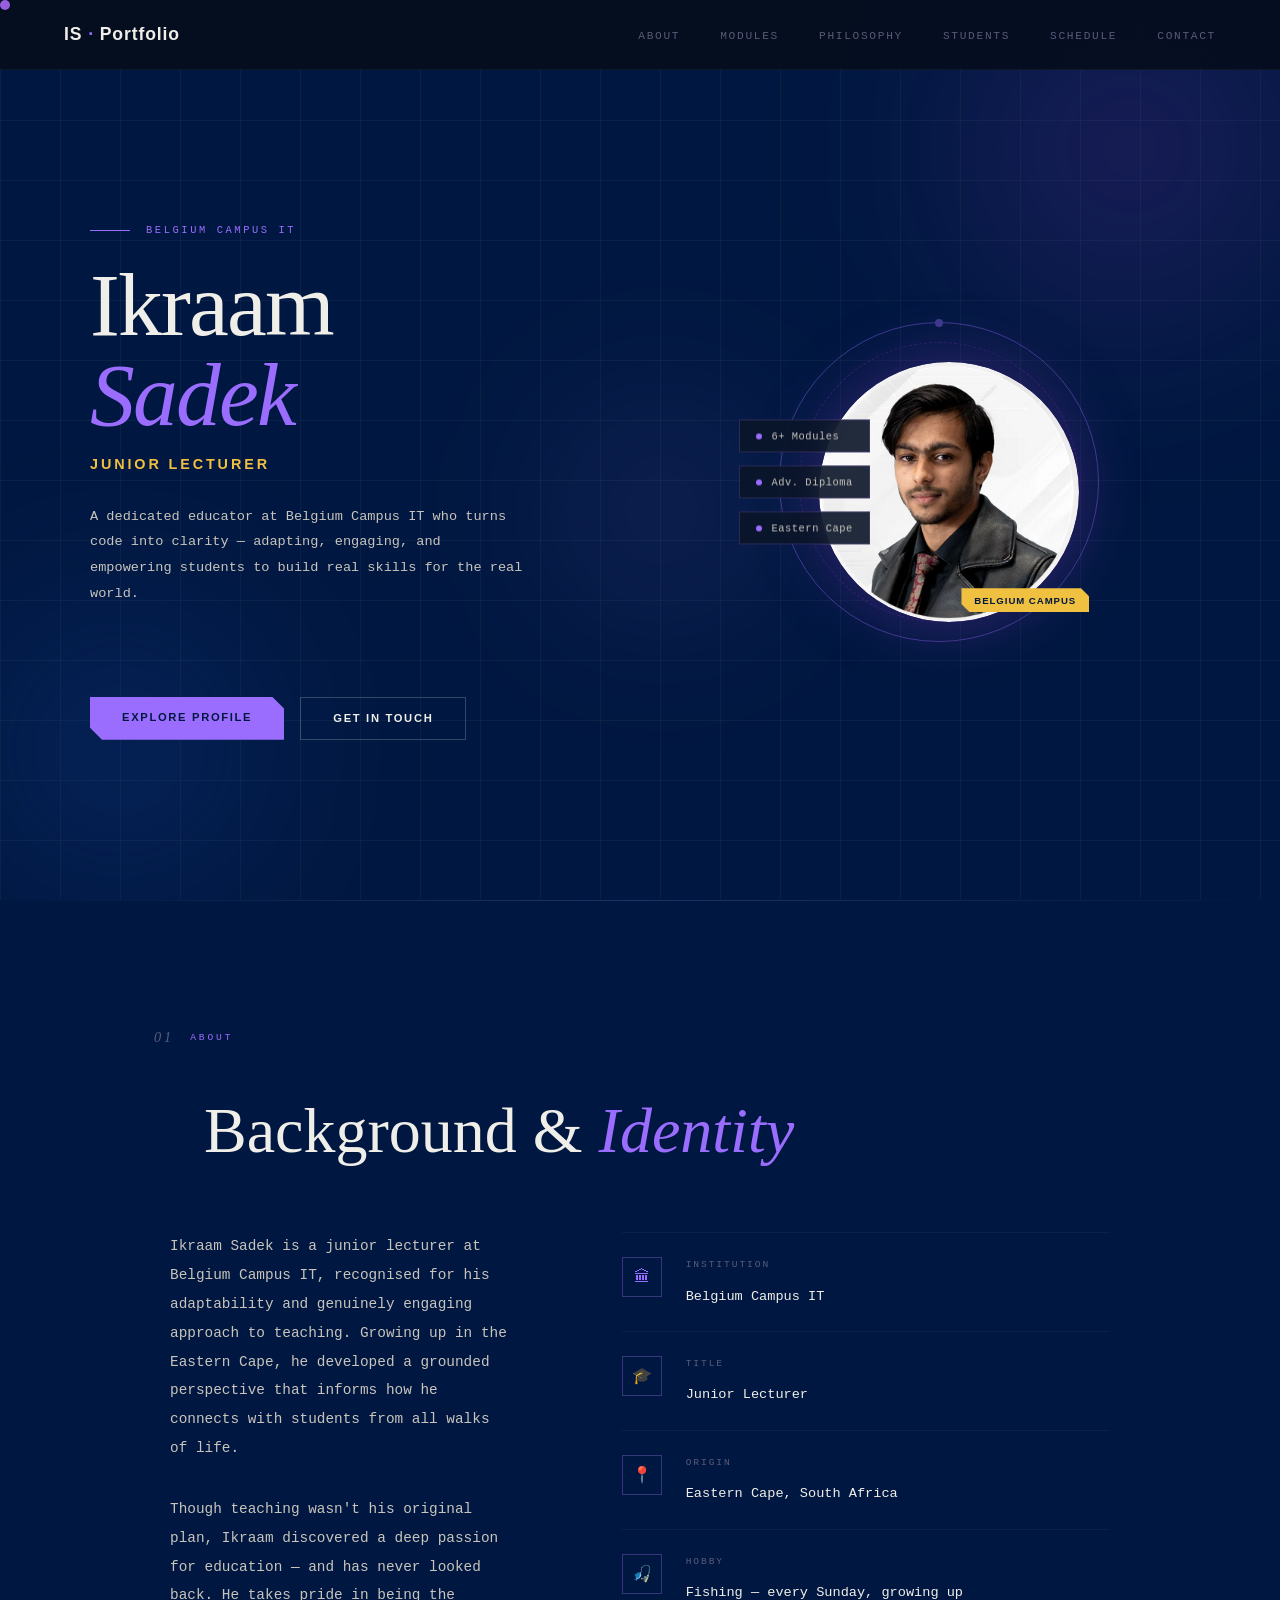
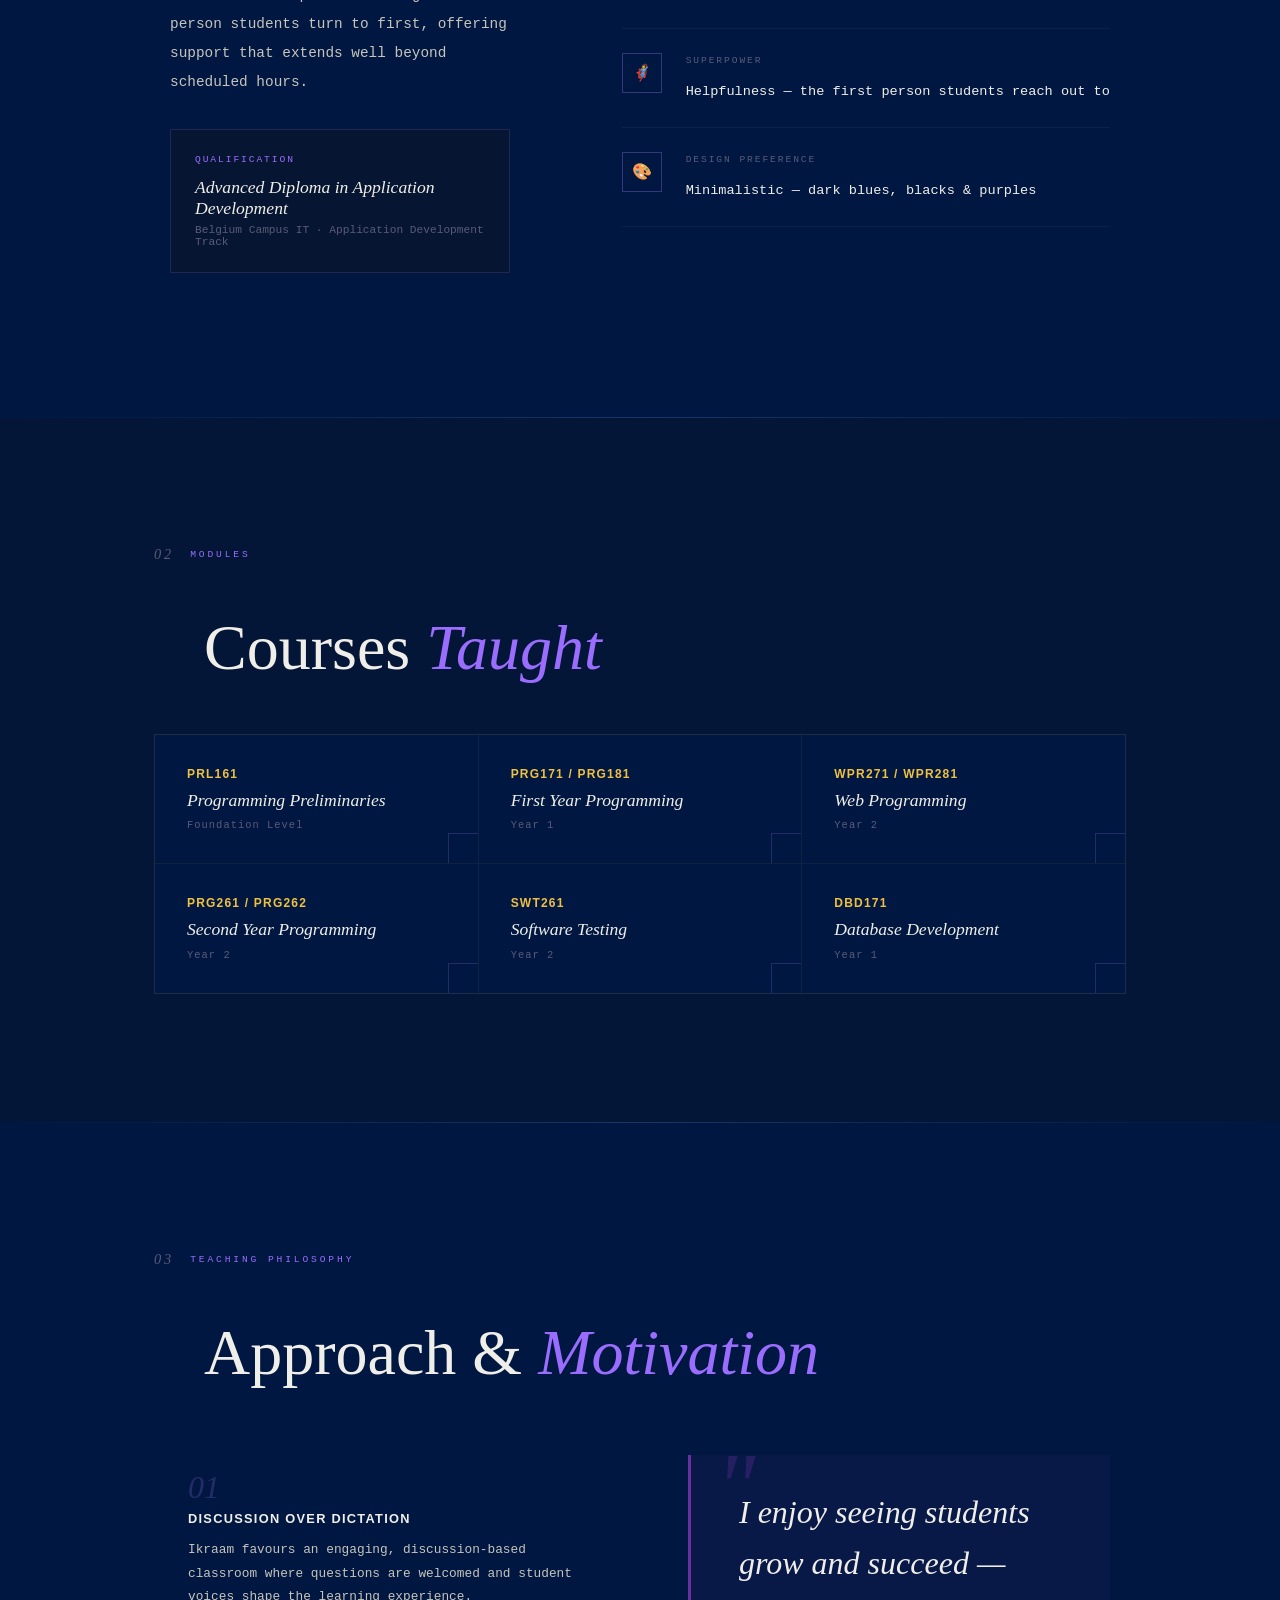
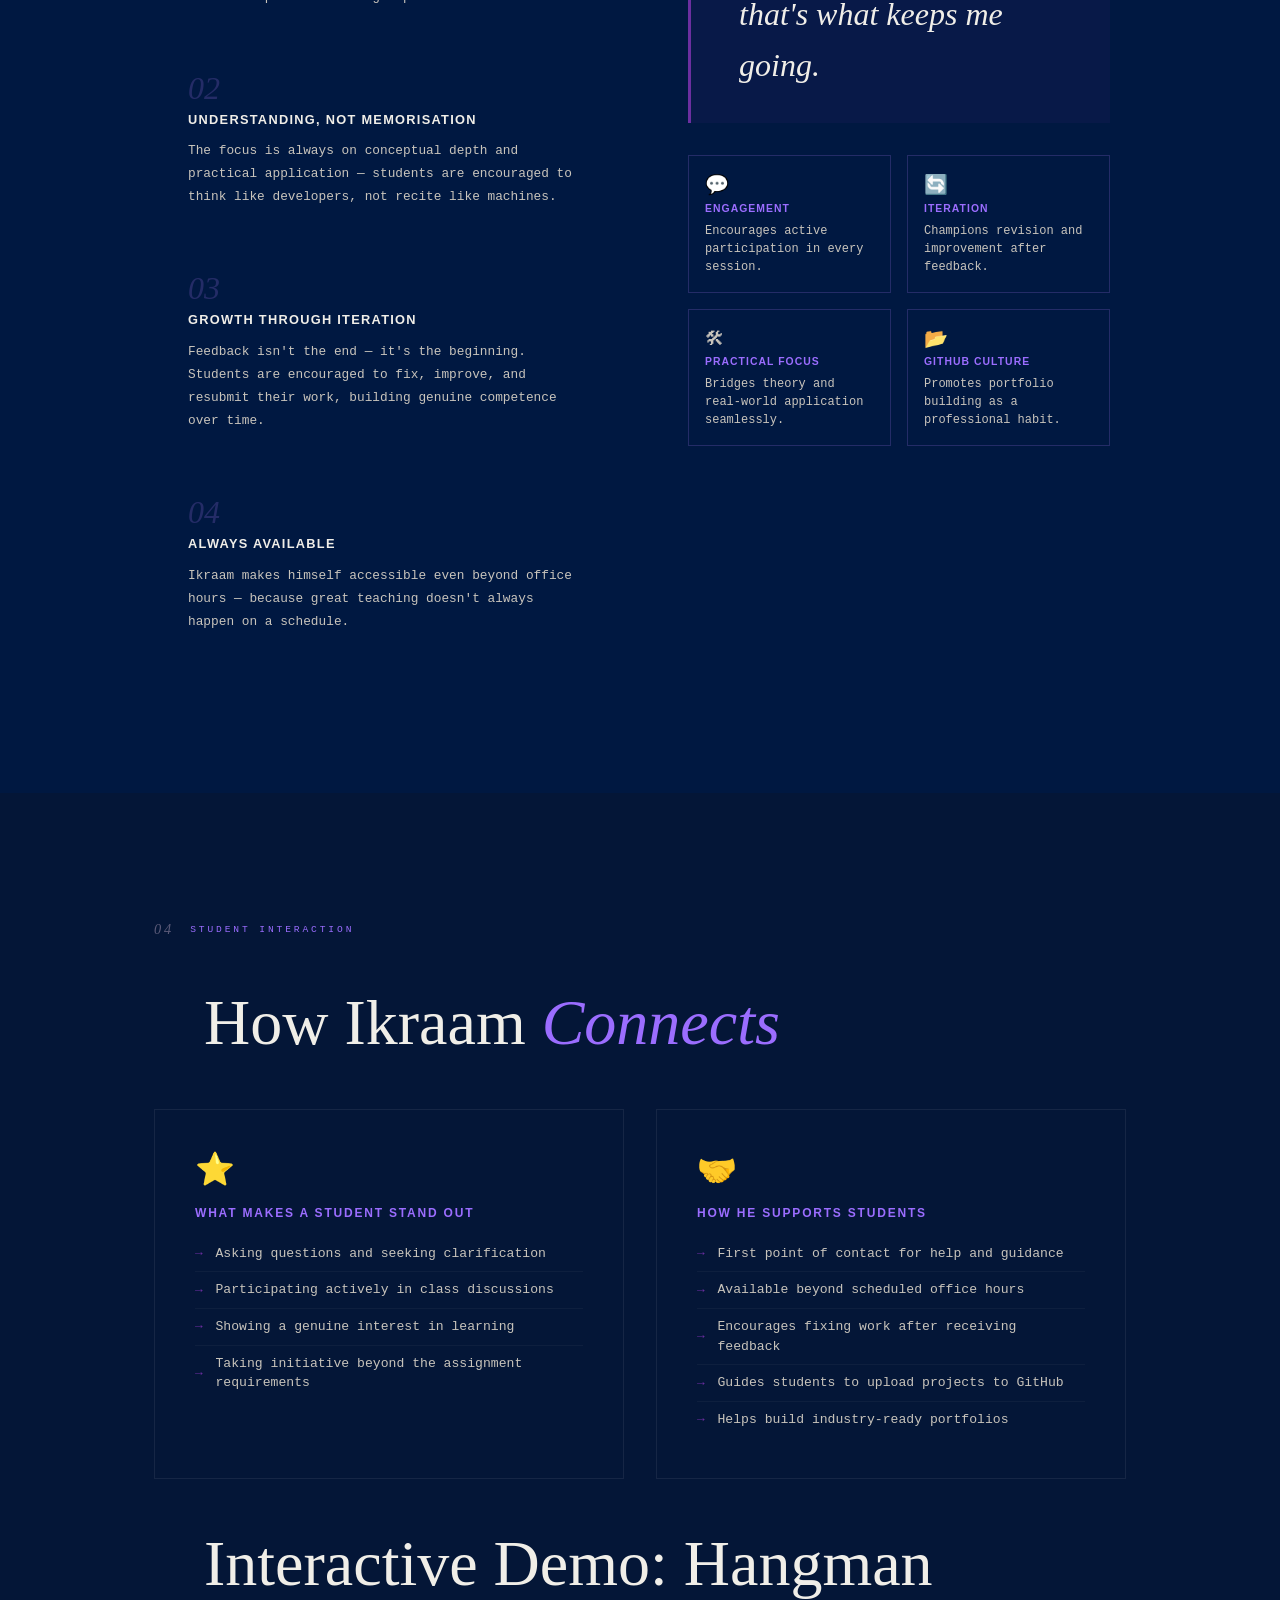
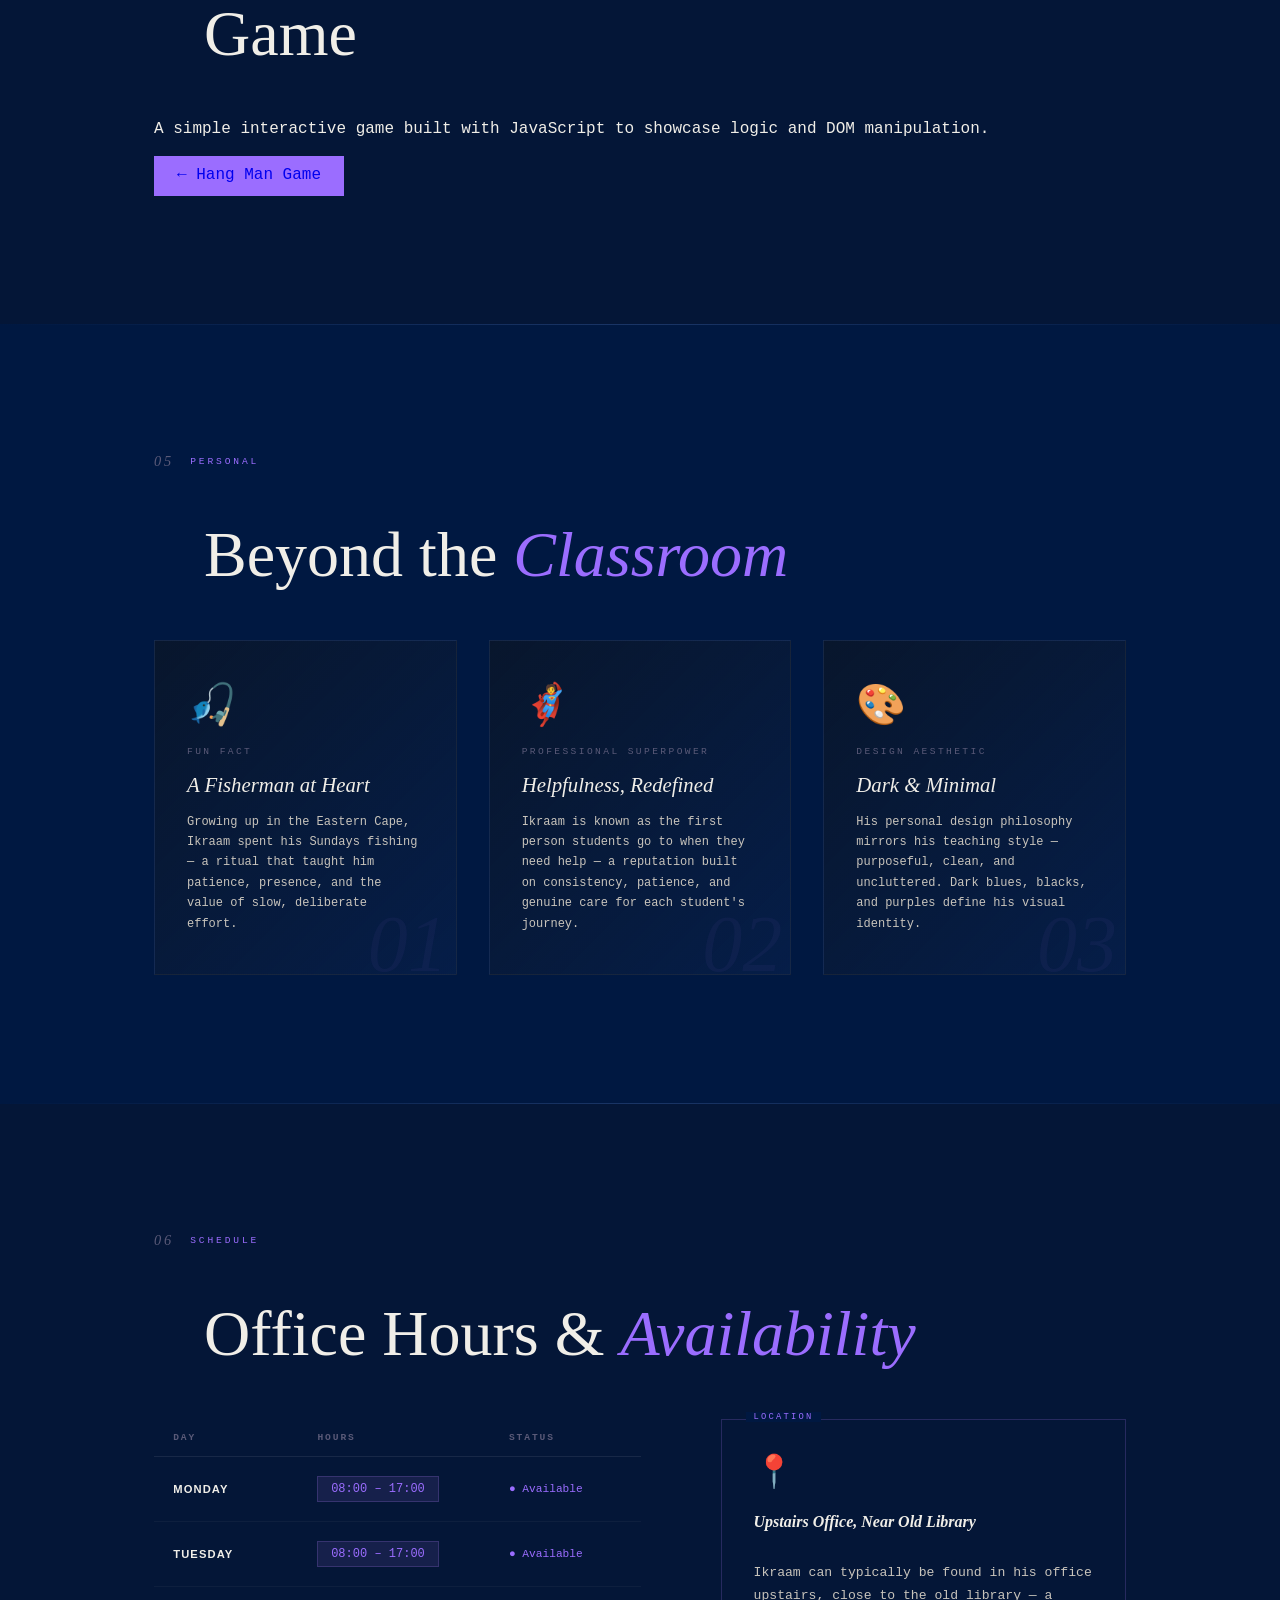
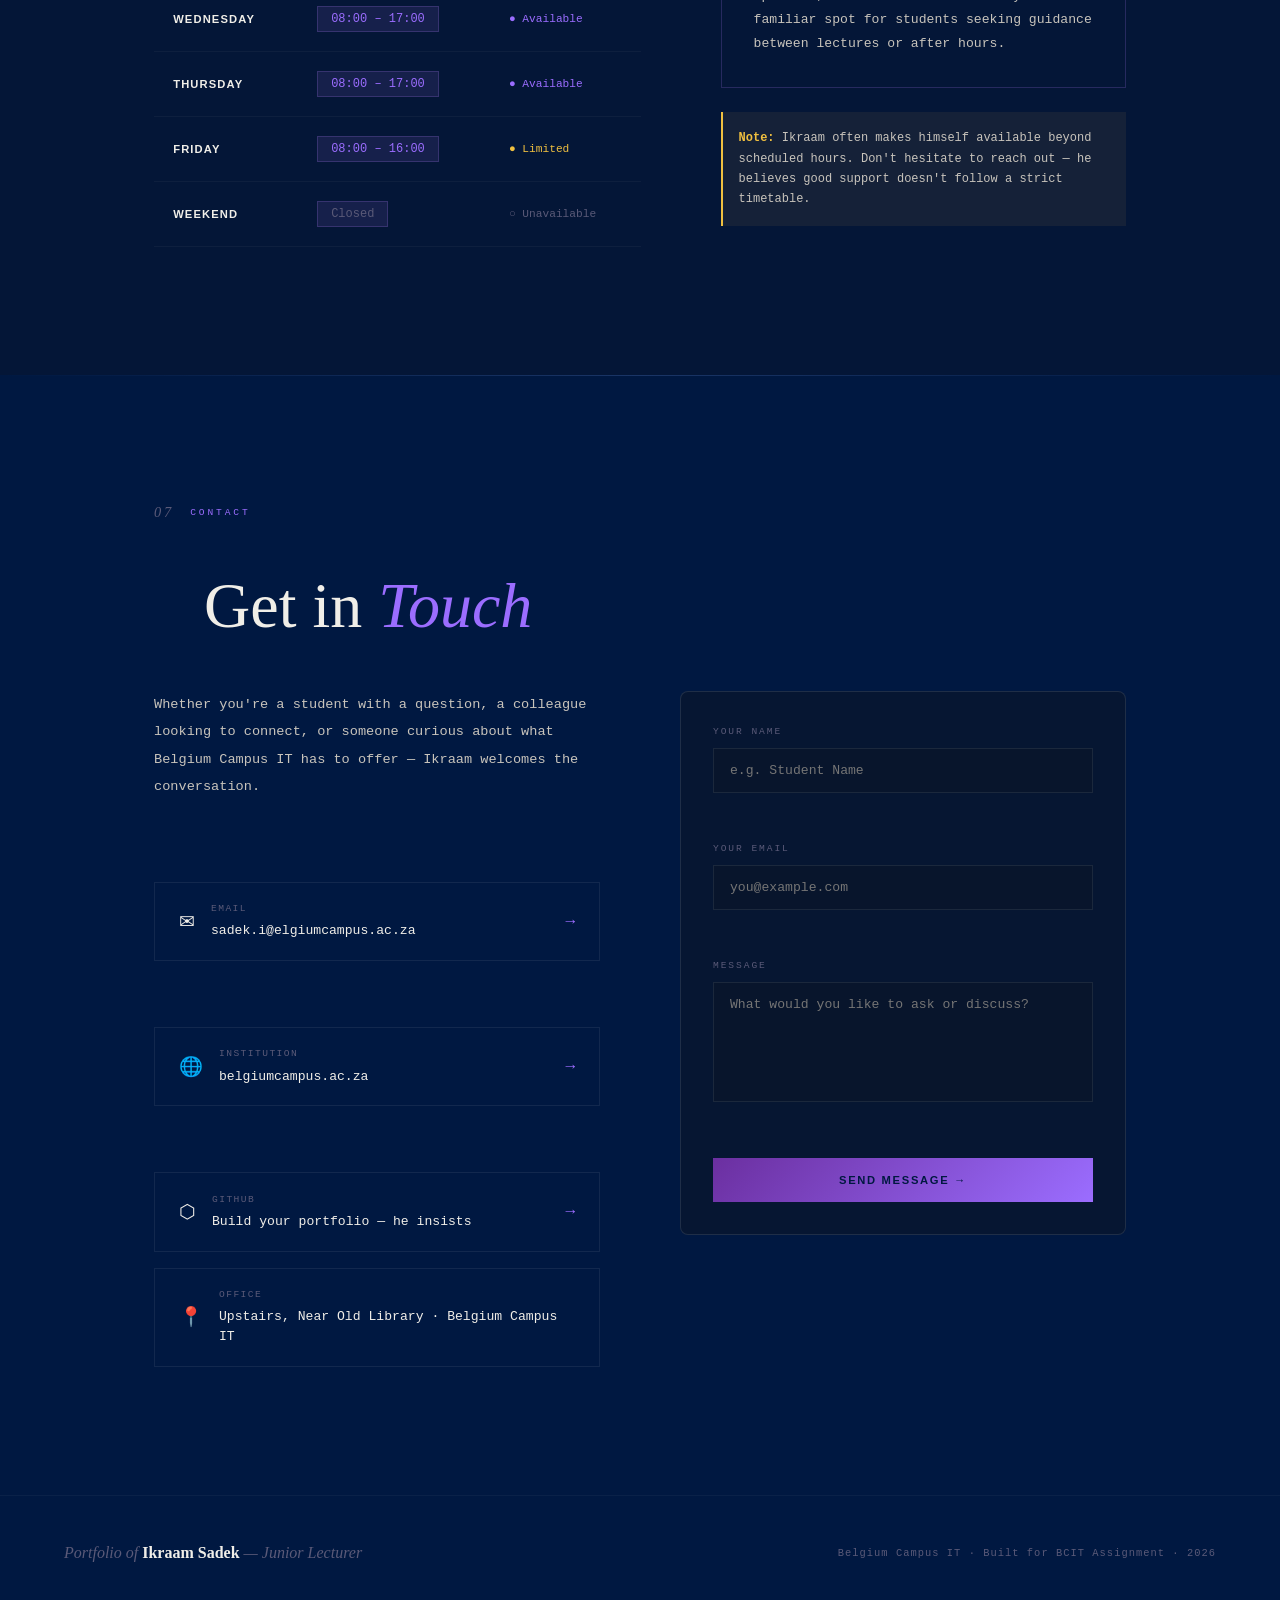
<file: index.html>
<!DOCTYPE html>
<html lang="en">

<head>
  <meta charset="UTF-8" />
  <meta name="viewport" content="width=device-width, initial-scale=1.0" />
  <title>Ikraam Sadek — Junior Lecturer | Belgium Campus ITversity</title>
  <link rel="stylesheet" href="style.css">
</head>

<body>
  <div class="cursor" id="cursor"></div>
  <div class="cursor-ring" id="cursorRing"></div>
  <div class="progress-bar" id="progressBar"></div>

  <!-- NAV -->
  <nav id="navbar">
    <div class="nav-logo">IS <span>·</span> Portfolio</div>
    <ul class="nav-links">
      <li><a href="#about">About</a></li>
      <li><a href="#modules">Modules</a></li>
      <li><a href="#philosophy">Philosophy</a></li>
      <li><a href="#students">Students</a></li>
      <li><a href="#schedule">Schedule</a></li>
      <li><a href="#contact">Contact</a></li>
    </ul>
    <button class="hamburger" id="hamburger" aria-label="Menu">
      <span></span><span></span><span></span>
    </button>
  </nav>

  <div class="mobile-menu" id="mobileMenu">
    <button class="mobile-close" id="mobileClose">✕</button>
    <a href="#about" onclick="closeMenu()">About</a>
    <a href="#modules" onclick="closeMenu()">Modules</a>
    <a href="#philosophy" onclick="closeMenu()">Philosophy</a>
    <a href="#students" onclick="closeMenu()">Students</a>
    <a href="#schedule" onclick="closeMenu()">Schedule</a>
    <a href="#contact" onclick="closeMenu()">Contact</a>
  </div>

  <!-- HERO -->
  <section id="hero">
    <div class="hero-bg-orb orb-1"></div>
    <div class="hero-bg-orb orb-2"></div>
    <div class="hero-bg-orb orb-3"></div>

    <div class="hero-content">
      <div class="hero-text">
        <div class="eyebrow">Belgium Campus IT</div>
        <h1 class="hero-name">Ikraam<br><em>Sadek</em></h1>
        <div class="hero-title">Junior Lecturer</div>
        <p class="hero-intro">
          A dedicated educator at Belgium Campus IT who turns code into clarity —
          adapting, engaging, and empowering students to build real skills for the real world.
        </p>
        <div class="hero-cta">
          <a href="#about" class="btn-primary">Explore Profile</a>
          <a href="#contact" class="btn-outline">Get in Touch</a>
        </div>
      </div>

      <div class="hero-visual">
        <div class="avatar-wrapper">
          <div class="avatar-ring"></div>
          <div class="avatar-ring-2"></div>
          <div class="avatar-core">
            <img src="IS.png" alt="profile">
          </div>
          <div class="avatar-badge">Belgium Campus</div>
          <div class="stat-pills">
            <div class="stat-pill"><span class="dot"></span><span>6+ Modules</span></div>
            <div class="stat-pill"><span class="dot"></span><span>Adv. Diploma</span></div>
            <div class="stat-pill"><span class="dot"></span><span>Eastern Cape</span></div>
          </div>
        </div>
      </div>
    </div>
  </section>

  <div class="section-divider"></div>

  <!-- ABOUT -->
  <section id="about">
    <div class="section-inner">
      <div class="section-label" data-num="01">About</div>
      <h2 class="section-heading">Background &amp; <em>Identity</em></h2>
      <div class="about-grid">
        <div class="about-left reveal">
          <p class="about-text">
            Ikraam Sadek is a junior lecturer at Belgium Campus IT, recognised for his adaptability and genuinely
            engaging approach to teaching. Growing up in the Eastern Cape, he developed a grounded perspective that
            informs how he connects with students from all walks of life.
          </p>
          <p class="about-text">
            Though teaching wasn't his original plan, Ikraam discovered a deep passion for education — and has never
            looked back. He takes pride in being the person students turn to first, offering support that extends well
            beyond scheduled hours.
          </p>
          <div class="qual-card">
            <div class="label">Qualification</div>
            <p>Advanced Diploma in Application Development</p>
            <small>Belgium Campus IT · Application Development Track</small>
          </div>
        </div>
        <div class="about-right reveal reveal-delay-2">
          <div class="info-row">
            <div class="icon-box">🏛</div>
            <div class="info-content">
              <div class="info-label">Institution</div>
              <div class="info-value">Belgium Campus IT</div>
            </div>
          </div>
          <div class="info-row">
            <div class="icon-box">🎓</div>
            <div class="info-content">
              <div class="info-label">Title</div>
              <div class="info-value">Junior Lecturer</div>
            </div>
          </div>
          <div class="info-row">
            <div class="icon-box">📍</div>
            <div class="info-content">
              <div class="info-label">Origin</div>
              <div class="info-value">Eastern Cape, South Africa</div>
            </div>
          </div>
          <div class="info-row">
            <div class="icon-box">🎣</div>
            <div class="info-content">
              <div class="info-label">Hobby</div>
              <div class="info-value">Fishing — every Sunday, growing up</div>
            </div>
          </div>
          <div class="info-row">
            <div class="icon-box">🦸</div>
            <div class="info-content">
              <div class="info-label">Superpower</div>
              <div class="info-value">Helpfulness — the first person students reach out to</div>
            </div>
          </div>
          <div class="info-row">
            <div class="icon-box">🎨</div>
            <div class="info-content">
              <div class="info-label">Design Preference</div>
              <div class="info-value">Minimalistic — dark blues, blacks &amp; purples</div>
            </div>
          </div>
        </div>
      </div>
    </div>
  </section>

  <div class="section-divider"></div>

  <!-- MODULES -->
  <section id="modules">
    <div class="section-inner">
      <div class="section-label" data-num="02">Modules</div>
      <h2 class="section-heading">Courses <em>Taught</em></h2>
      <div class="modules-grid">
        <div class="module-card reveal">
          <div class="module-code">PRL161</div>
          <div class="module-name">Programming Preliminaries</div>
          <div class="module-year">Foundation Level</div>
          <div class="corner-accent"></div>
        </div>
        <div class="module-card reveal reveal-delay-1">
          <div class="module-code">PRG171 / PRG181</div>
          <div class="module-name">First Year Programming</div>
          <div class="module-year">Year 1</div>
          <div class="corner-accent"></div>
        </div>
        <div class="module-card reveal reveal-delay-2">
          <div class="module-code">WPR271 / WPR281</div>
          <div class="module-name">Web Programming</div>
          <div class="module-year">Year 2</div>
          <div class="corner-accent"></div>
        </div>
        <div class="module-card reveal reveal-delay-1">
          <div class="module-code">PRG261 / PRG262</div>
          <div class="module-name">Second Year Programming</div>
          <div class="module-year">Year 2</div>
          <div class="corner-accent"></div>
        </div>
        <div class="module-card reveal reveal-delay-2">
          <div class="module-code">SWT261</div>
          <div class="module-name">Software Testing</div>
          <div class="module-year">Year 2</div>
          <div class="corner-accent"></div>
        </div>
        <div class="module-card reveal reveal-delay-3">
          <div class="module-code">DBD171</div>
          <div class="module-name">Database Development</div>
          <div class="module-year">Year 1</div>
          <div class="corner-accent"></div>
        </div>
      </div>
    </div>
  </section>

  <div class="section-divider"></div>

  <!-- PHILOSOPHY -->
  <section id="philosophy">
    <div class="section-inner">
      <div class="section-label" data-num="03">Teaching Philosophy</div>
      <h2 class="section-heading">Approach &amp; <em>Motivation</em></h2>
      <div class="philosophy-layout">
        <div class="philosophy-pillars reveal">
          <div class="pillar">
            <div class="pillar-num">01</div>
            <div class="pillar-title">Discussion Over Dictation</div>
            <div class="pillar-desc">Ikraam favours an engaging, discussion-based classroom where questions are welcomed
              and student voices shape the learning experience.</div>
          </div>
          <div class="pillar">
            <div class="pillar-num">02</div>
            <div class="pillar-title">Understanding, Not Memorisation</div>
            <div class="pillar-desc">The focus is always on conceptual depth and practical application — students are
              encouraged to think like developers, not recite like machines.</div>
          </div>
          <div class="pillar">
            <div class="pillar-num">03</div>
            <div class="pillar-title">Growth Through Iteration</div>
            <div class="pillar-desc">Feedback isn't the end — it's the beginning. Students are encouraged to fix,
              improve, and resubmit their work, building genuine competence over time.</div>
          </div>
          <div class="pillar">
            <div class="pillar-num">04</div>
            <div class="pillar-title">Always Available</div>
            <div class="pillar-desc">Ikraam makes himself accessible even beyond office hours — because great teaching
              doesn't always happen on a schedule.</div>
          </div>
        </div>

        <div class="philosophy-right reveal reveal-delay-2">
          <div class="big-quote">
            I enjoy seeing students grow and succeed — that's what keeps me going.
          </div>
          <div class="traits-grid" style="margin-top:2rem;">
            <div class="trait-chip">
              <span class="t-icon">💬</span>
              <span class="t-label">Engagement</span>
              Encourages active participation in every session.
            </div>
            <div class="trait-chip">
              <span class="t-icon">🔄</span>
              <span class="t-label">Iteration</span>
              Champions revision and improvement after feedback.
            </div>
            <div class="trait-chip">
              <span class="t-icon">🛠</span>
              <span class="t-label">Practical Focus</span>
              Bridges theory and real-world application seamlessly.
            </div>
            <div class="trait-chip">
              <span class="t-icon">📂</span>
              <span class="t-label">GitHub Culture</span>
              Promotes portfolio building as a professional habit.
            </div>
          </div>
        </div>
      </div>
    </div>
  </section>

  <!-- STUDENTS -->
  <section id="students">
    <div class="section-inner">
      <div class="section-label" data-num="04">Student Interaction</div>
      <h2 class="section-heading">How Ikraam <em>Connects</em></h2>
      <div class="students-grid">
        <div class="student-card reveal">
          <div class="student-card-icon">⭐</div>
          <div class="student-card-title">What Makes a Student Stand Out</div>
          <ul>
            <li>Asking questions and seeking clarification</li>
            <li>Participating actively in class discussions</li>
            <li>Showing a genuine interest in learning</li>
            <li>Taking initiative beyond the assignment requirements</li>
          </ul>
        </div>
        <div class="student-card reveal reveal-delay-2">
          <div class="student-card-icon">🤝</div>
          <div class="student-card-title">How He Supports Students</div>
          <ul>
            <li>First point of contact for help and guidance</li>
            <li>Available beyond scheduled office hours</li>
            <li>Encourages fixing work after receiving feedback</li>
            <li>Guides students to upload projects to GitHub</li>
            <li>Helps build industry-ready portfolios</li>
          </ul>
        </div>
      </div>
      <h1 class="section-heading">Interactive Demo: Hangman Game</h1>
      <p>A simple interactive game built with JavaScript to showcase logic and DOM manipulation.</p>

      <br/>
      <div class="game-wrap">
      <a href="hangMan.html" class="game-btn">← Hang Man Game</a>
      </div>
    </div>
  </section>


  <div class="section-divider"></div>

  <!-- PERSONAL -->
  <section id="personal">
    <div class="section-inner">
      <div class="section-label" data-num="05">Personal</div>
      <h2 class="section-heading">Beyond the <em>Classroom</em></h2>
      <div class="personal-grid">
        <div class="personal-card reveal">
          <span class="p-icon">🎣</span>
          <div class="p-label">Fun Fact</div>
          <div class="p-value">A Fisherman at Heart</div>
          <div class="p-desc">Growing up in the Eastern Cape, Ikraam spent his Sundays fishing — a ritual that taught
            him patience, presence, and the value of slow, deliberate effort.</div>
          <div class="card-bg-num">01</div>
        </div>
        <div class="personal-card reveal reveal-delay-2">
          <span class="p-icon">🦸</span>
          <div class="p-label">Professional Superpower</div>
          <div class="p-value">Helpfulness, Redefined</div>
          <div class="p-desc">Ikraam is known as the first person students go to when they need help — a reputation
            built on consistency, patience, and genuine care for each student's journey.</div>
          <div class="card-bg-num">02</div>
        </div>
        <div class="personal-card reveal reveal-delay-3">
          <span class="p-icon">🎨</span>
          <div class="p-label">Design Aesthetic</div>
          <div class="p-value">Dark &amp; Minimal</div>
          <div class="p-desc">His personal design philosophy mirrors his teaching style — purposeful, clean, and
            uncluttered. Dark blues, blacks, and purples define his visual identity.</div>
          <div class="card-bg-num">03</div>
        </div>
      </div>
    </div>
  </section>

  <div class="section-divider"></div>

  <!-- SCHEDULE -->
  <section id="schedule">
    <div class="section-inner">
      <div class="section-label" data-num="06">Schedule</div>
      <h2 class="section-heading">Office Hours &amp; <em>Availability</em></h2>
      <div class="schedule-layout">
        <div class="reveal">
          <table class="schedule-table">
            <thead>
              <tr>
                <th>Day</th>
                <th>Hours</th>
                <th>Status</th>
              </tr>
            </thead>
            <tbody>
              <tr>
                <td class="day-name">Monday</td>
                <td><span class="time-badge">08:00 – 17:00</span></td>
                <td style="color:var(--neon-purple);font-size:0.7rem;">● Available</td>
              </tr>
              <tr>
                <td class="day-name">Tuesday</td>
                <td><span class="time-badge">08:00 – 17:00</span></td>
                <td style="color:var(--neon-purple);font-size:0.7rem;">● Available</td>
              </tr>
              <tr>
                <td class="day-name">Wednesday</td>
                <td><span class="time-badge">08:00 – 17:00</span></td>
                <td style="color:var(--neon-purple);font-size:0.7rem;">● Available</td>
              </tr>
              <tr>
                <td class="day-name">Thursday</td>
                <td><span class="time-badge">08:00 – 17:00</span></td>
                <td style="color:var(--neon-purple);font-size:0.7rem;">● Available</td>
              </tr>
              <tr>
                <td class="day-name">Friday</td>
                <td><span class="time-badge">08:00 – 16:00</span></td>
                <td style="color:var(--gold);font-size:0.7rem;">● Limited</td>
              </tr>
              <tr>
                <td class="day-name">Weekend</td>
                <td><span class="time-badge" style="color:var(--muted);">Closed</span></td>
                <td style="color:var(--muted);font-size:0.7rem;">○ Unavailable</td>
              </tr>
            </tbody>
          </table>
        </div>

        <div class="reveal reveal-delay-2">
          <div class="location-card">
            <div class="loc-icon">📍</div>
            <p><strong>Upstairs Office, Near Old Library</strong><br><br>
              Ikraam can typically be found in his office upstairs, close to the old library — a familiar spot for
              students seeking guidance between lectures or after hours.</p>
          </div>
          <div class="availability-note">
            <strong>Note:</strong> Ikraam often makes himself available beyond scheduled hours. Don't hesitate to reach
            out — he believes good support doesn't follow a strict timetable.
          </div>
        </div>
      </div>
    </div>
  </section>

  <div class="section-divider"></div>

  <!-- CONTACT -->
  <section id="contact">
    <div class="section-inner">
      <div class="section-label" data-num="07">Contact</div>
      <h2 class="section-heading">Get in <em>Touch</em></h2>
      <div class="contact-layout">
        <div class="contact-text reveal">
          <p>Whether you're a student with a question, a colleague looking to connect, or someone curious about what
            Belgium Campus IT has to offer — Ikraam welcomes the conversation.</p>
          <div class="contact-links">
            <a href="mailto:ikraam.sadek@belgiumcampus.ac.za" class="contact-link">
              <span class="cl-icon">✉</span>
              <span class="cl-text">
                <span class="cl-label">Email</span>
                <span class="cl-value">sadek.i@elgiumcampus.ac.za</span>
              </span>
              <span class="cl-arrow">→</span>
            </a>
            <a href="https://belgiumcampus.ac.za" target="_blank" class="contact-link">
              <span class="cl-icon">🌐</span>
              <span class="cl-text">
                <span class="cl-label">Institution</span>
                <span class="cl-value">belgiumcampus.ac.za</span>
              </span>
              <span class="cl-arrow">→</span>
            </a>
            <a href="https://github.com" target="_blank" class="contact-link">
              <span class="cl-icon">⬡</span>
              <span class="cl-text">
                <span class="cl-label">GitHub</span>
                <span class="cl-value">Build your portfolio — he insists</span>
              </span>
              <span class="cl-arrow">→</span>
            </a>
            <div class="contact-link" style="cursor:default;">
              <span class="cl-icon">📍</span>
              <span class="cl-text">
                <span class="cl-label">Office</span>
                <span class="cl-value">Upstairs, Near Old Library · Belgium Campus IT</span>
              </span>
            </div>
          </div>
        </div>

        <div class="contact-form-side reveal reveal-delay-2">
          <div class="form-group">
            <label>Your Name</label>
            <input type="text" placeholder="e.g. Student Name">
          </div>
          <div class="form-group">
            <label>Your Email</label>
            <input type="email" placeholder="you@example.com">
          </div>
          <div class="form-group">
            <label>Message</label>
            <textarea placeholder="What would you like to ask or discuss?"></textarea>
          </div>
          <button class="form-submit" onclick="handleFormSubmit(this)">Send Message →</button>
        </div>
      </div>
    </div>
  </section>



  <footer>
    <div class="f-left">Portfolio of <strong>Ikraam Sadek</strong> — Junior Lecturer</div>
    <div class="f-right">Belgium Campus IT · Built for BCIT Assignment · 2026</div>
  </footer>
  <script src="app.js"></script>
</body>

</html>
</file>
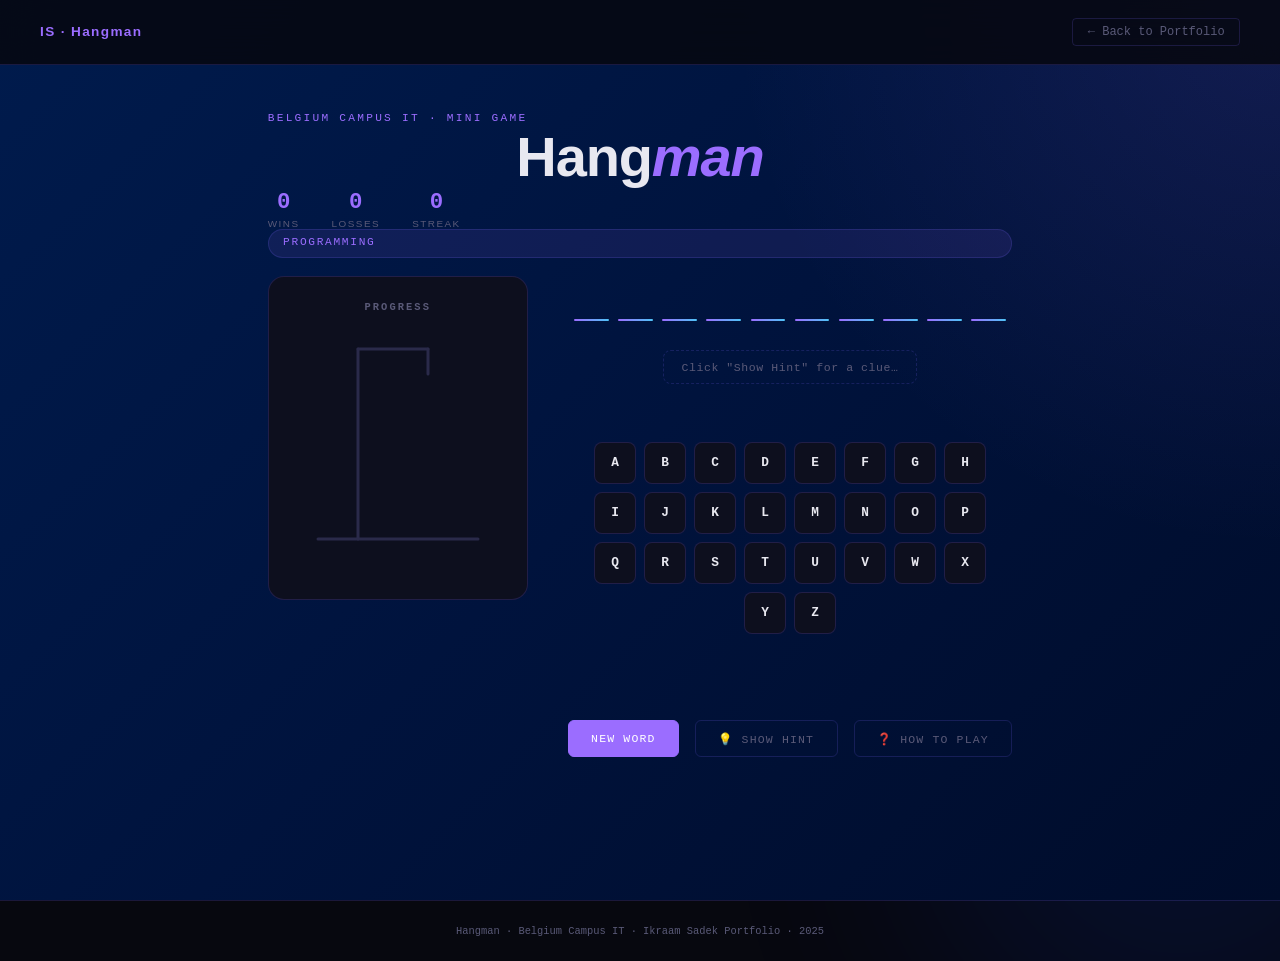
<file: hangMan.html>
<!DOCTYPE html>
<html lang="en">

<head>
  <meta charset="UTF-8" />
  <meta name="viewport" content="width=device-width, initial-scale=1.0" />
  <title>Hangman Game</title>
  <link rel="stylesheet" href="stylesheet.css">
</head>

<body>

  <div class="orb orb-1"></div>
  <div class="orb orb-2"></div>
  <main class="content-wrap">
    <nav>
      <div class="nav-logo">IS <span style="color:var(--neon-purple)">·</span> Hangman</div>
      <a href="index.html" class="back-btn">← Back to Portfolio</a>
    </nav>

    <section>
      <div class="page-eyebrow">Belgium Campus IT · Mini Game</div>
      <h1>Hang<em>man</em></h1>

      <div class="score-row">
        <div class="score-item">
          <div class="score-num" id="scoreWins">0</div>
          <div class="score-label">Wins</div>
        </div>
        <div class="score-item">
          <div class="score-num" id="scoreLosses">0</div>
          <div class="score-label">Losses</div>
        </div>
        <div class="score-item">
          <div class="score-num" id="scoreStreak">0</div>
          <div class="score-label">Streak</div>
        </div>
      </div>

      <div class="category-badge" id="categoryBadge">Loading…</div><br />

      <div class="game-wrap">
        <!-- Gallows -->
        <div class="gallows-panel">
          <h3>Progress</h3>
          <svg id="gallows" viewBox="0 0 200 220" xmlns="http://www.w3.org/2000/svg">
            <line x1="20" y1="210" x2="180" y2="210" stroke="#2a2a4a" stroke-width="3" stroke-linecap="round" />
            <line x1="60" y1="210" x2="60" y2="20" stroke="#2a2a4a" stroke-width="3" stroke-linecap="round" />
            <line x1="60" y1="20" x2="130" y2="20" stroke="#2a2a4a" stroke-width="3" stroke-linecap="round" />
            <line x1="130" y1="20" x2="130" y2="45" stroke="#2a2a4a" stroke-width="3" stroke-linecap="round" />
            <circle id="h-head" cx="130" cy="60" r="15" fill="none" stroke="var(--neon-purple)" stroke-width="2.5"
              opacity="0" />
            <line id="h-body" x1="130" y1="75" x2="130" y2="130" stroke="var(--neon-purple)" stroke-width="2.5"
              stroke-linecap="round" opacity="0" />
            <line id="h-larm" x1="130" y1="90" x2="108" y2="115" stroke="var(--neon-purple)" stroke-width="2.5"
              stroke-linecap="round" opacity="0" />
            <line id="h-rarm" x1="130" y1="90" x2="152" y2="115" stroke="var(--neon-purple)" stroke-width="2.5"
              stroke-linecap="round" opacity="0" />
            <line id="h-lleg" x1="130" y1="130" x2="108" y2="160" stroke="var(--neon-purple)" stroke-width="2.5"
              stroke-linecap="round" opacity="0" />
            <line id="h-rleg" x1="130" y1="130" x2="152" y2="160" stroke="var(--neon-purple)" stroke-width="2.5"
              stroke-linecap="round" opacity="0" />
          </svg>
          <div class="lives-display" id="livesDisplay"></div>
        </div>

        <!-- Word + Keyboard -->
        <div class="word-panel">
          <div class="word-display" id="wordDisplay"></div>
          <div class="hint-box" id="hintBox">Hint will appear here…</div>
          <div class="guessed-wrap" id="guessedLetters"></div>
          <div class="keyboard" id="keyboard"></div>
          <div class="status-msg" id="statusMsg"></div>
          <div class="btn-row">
            <button class="btn btn-primary" id="newGameBtn">New Word</button>
            <button class="btn btn-outline" id="hintBtn">💡 Show Hint</button>
            <button class="btn btn-outline" id="howToPlayBtn">❓ How to Play</button>
          </div>
        </div>
      </div>
    </section>
  </main>

  <!-- Win/Lose overlay -->
  <div class="overlay" id="overlay">
    <div class="overlay-card">
      <div class="overlay-icon" id="overlayIcon"></div>
      <div class="overlay-title" id="overlayTitle"></div>
      <p id="overlayMsg" style="color:var(--muted);font-size:0.9rem;"></p>
      <div class="overlay-word" id="overlayWord"></div>
      <div class="divider"></div>
      <div class="btn-row">
        <button class="btn btn-primary" onclick="startNewGame()">Play Again</button>
        <button class="btn btn-outline" onclick="closeOverlay()">See Board</button>
      </div>
    </div>
  </div>

  <!-- How to Play modal -->
  <div class="overlay" id="htpBackdrop">
    <div class="overlay-card">
      <button class="btn btn-outline" id="htpClose">✕</button>
      <div class="htp-header">
        <div class="htp-emoji">🎮</div>
        <div>
          <p class="htp-eyebrow">Hangman Game</p>
          <h2 id="htpTitle">How to Play</h2>
        </div>
      </div>
      <ol class="htp-list">
        <li class="htp-item"><strong>01</strong> Click a letter button or press a key to guess a letter.</li>
        <li class="htp-item"><strong>02</strong> Correct letters appear in the word display.</li>
        <li class="htp-item"><strong>03</strong> Wrong letters add a body part to the gallows.</li>
        <li class="htp-item"><strong>04</strong> Use the hint button once per round for a clue.</li>
        <li class="htp-item"><strong>05</strong> Guess the full word before the hangman is complete to win.</li>
        <li class="htp-item"><strong>06</strong> If you make 6 wrong guesses, the game ends and the word is revealed.
        </li>
      </ol>
      <div class="htp-tip">Tip: use the hint only when you are stuck.</div>
      <div class="btn-row">
        <button class="btn btn-primary" id="htpGotIt">Got it — Let's Play!</button>
      </div>
    </div>
  </div>

  <footer>Hangman · Belgium Campus IT · Ikraam Sadek Portfolio · 2025</footer>
  <div class="section-divider"></div>
  <script src="app1.js"></script>
</body>

</html>
</file>
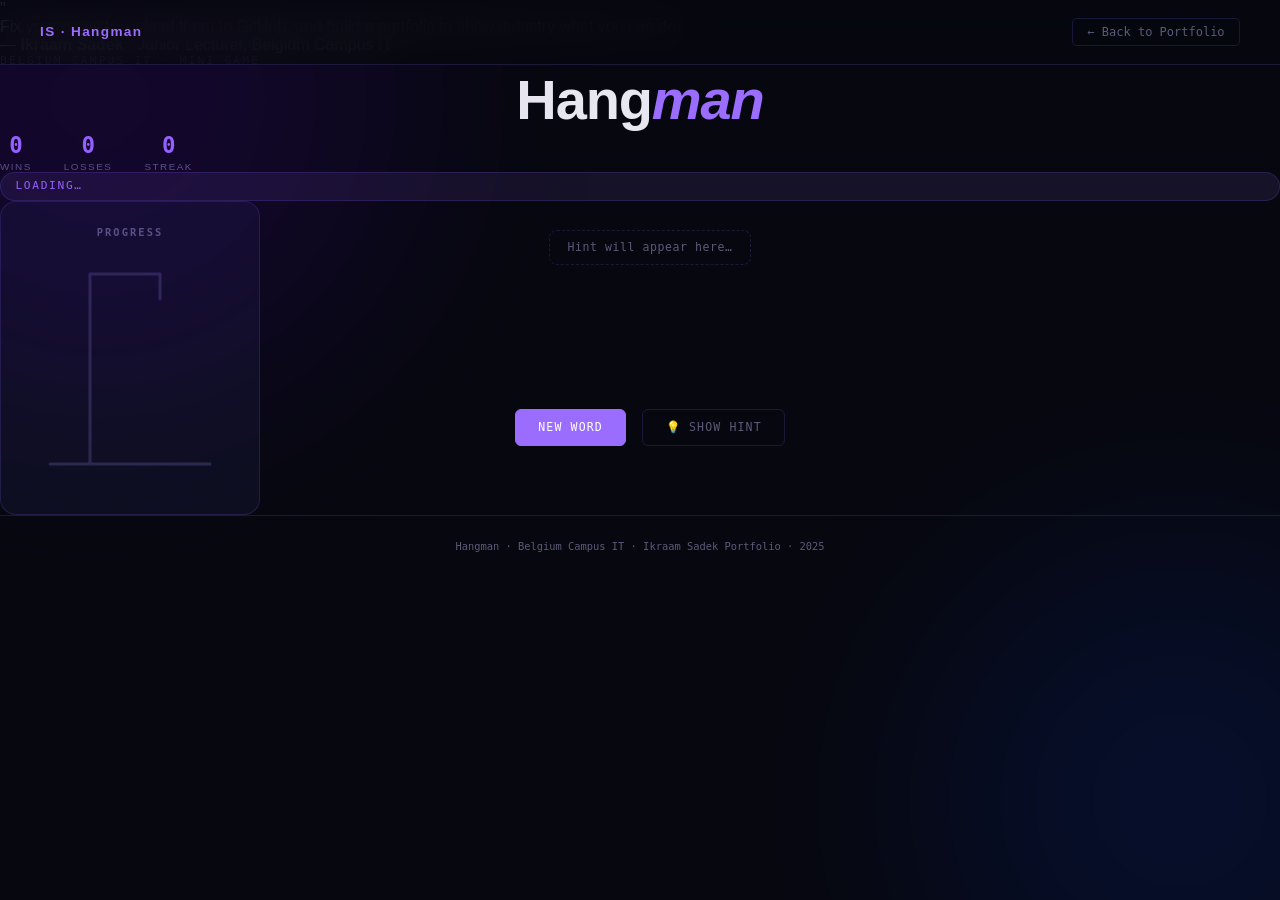
<file: index2.html>
<!DOCTYPE html>
<html lang="en">
<head>
<meta charset="UTF-8"/>
<meta name="viewport" content="width=device-width, initial-scale=1.0"/>
<title>Ikraam Sadek — Junior Lecturer | Belgium Campus ITversity</title>
<link rel="stylesheet" href="stylesheet.css">
</head>
<body>
<!-- QUOTE -->
<section id="quote">
  <div class="quote-inner reveal">
    <span class="quote-mark">"</span>
    <p class="quote-text">
      Fix your projects, upload them to <span class="highlight">GitHub</span>, and build a portfolio to show industry <span class="highlight">what you can do</span>.
    </p>
    <div class="quote-attr">— <strong>Ikraam Sadek</strong> · Junior Lecturer, Belgium Campus IT</div>
  </div>
</section>
 
<div class="orb orb-1"></div>
<div class="orb orb-2"></div>
<section>
<nav>
  <div class="nav-logo">IS <span style="color:var(--neon-purple)">·</span> Hangman</div>
  <a href="index.html" class="back-btn">← Back to Portfolio</a>
</nav>
 
<section>
  <div class="page-eyebrow">Belgium Campus IT · Mini Game</div>
  <h1>Hang<em>man</em></h1>
 
  <div class="score-row">
    <div class="score-item">
      <div class="score-num" id="scoreWins">0</div>
      <div class="score-label">Wins</div>
    </div>
    <div class="score-item">
      <div class="score-num" id="scoreLosses">0</div>
      <div class="score-label">Losses</div>
    </div>
    <div class="score-item">
      <div class="score-num" id="scoreStreak">0</div>
      <div class="score-label">Streak</div>
    </div>
  </div>
 
  <div class="category-badge" id="categoryBadge">Loading…</div>
 
  <div class="game-wrap">
    <!-- Gallows -->
    <div class="gallows-panel">
      <h3>Progress</h3>
      <svg id="gallows" viewBox="0 0 200 220" xmlns="http://www.w3.org/2000/svg">
        <!-- Structure -->
        <line x1="20" y1="210" x2="180" y2="210" stroke="#2a2a4a" stroke-width="3" stroke-linecap="round"/>
        <line x1="60" y1="210" x2="60" y2="20"  stroke="#2a2a4a" stroke-width="3" stroke-linecap="round"/>
        <line x1="60" y1="20"  x2="130" y2="20"  stroke="#2a2a4a" stroke-width="3" stroke-linecap="round"/>
        <line x1="130" y1="20" x2="130" y2="45"  stroke="#2a2a4a" stroke-width="3" stroke-linecap="round"/>
        <!-- Body parts (hidden by default) -->
        <circle id="h-head"  cx="130" cy="60"  r="15" fill="none" stroke="var(--neon-purple)" stroke-width="2.5" opacity="0"/>
        <line   id="h-body"  x1="130" y1="75" x2="130" y2="130" stroke="var(--neon-purple)" stroke-width="2.5" stroke-linecap="round" opacity="0"/>
        <line   id="h-larm"  x1="130" y1="90" x2="108" y2="115" stroke="var(--neon-purple)" stroke-width="2.5" stroke-linecap="round" opacity="0"/>
        <line   id="h-rarm"  x1="130" y1="90" x2="152" y2="115" stroke="var(--neon-purple)" stroke-width="2.5" stroke-linecap="round" opacity="0"/>
        <line   id="h-lleg"  x1="130" y1="130" x2="108" y2="160" stroke="var(--neon-purple)" stroke-width="2.5" stroke-linecap="round" opacity="0"/>
        <line   id="h-rleg"  x1="130" y1="130" x2="152" y2="160" stroke="var(--neon-purple)" stroke-width="2.5" stroke-linecap="round" opacity="0"/>
      </svg>
      <div class="lives-display" id="livesDisplay"></div>
    </div>
 
    <!-- Word + Keyboard -->
    <div class="word-panel">
      <div class="word-display" id="wordDisplay"></div>
      <div class="hint-box" id="hintBox">Hint will appear here…</div>
      <div class="guessed-wrap" id="guessedLetters"></div>
      <div class="keyboard" id="keyboard"></div>
      <div class="status-msg" id="statusMsg"></div>
      <div class="btn-row">
        <button class="btn btn-primary" id="newGameBtn">New Word</button>
        <button class="btn btn-outline" id="hintBtn">💡 Show Hint</button>
      </div>
    </div>
  </div>
</Section>
 
<!-- Win/Lose overlay -->
<div class="overlay" id="overlay">
  <div class="overlay-card">
    <div class="overlay-icon" id="overlayIcon"></div>
    <div class="overlay-title" id="overlayTitle"></div>
    <p id="overlayMsg" style="color:var(--muted);font-size:0.9rem;"></p>
    <div class="overlay-word" id="overlayWord"></div>
    <div class="divider"></div>
    <div class="btn-row">
      <button class="btn btn-primary" onclick="startNewGame()">Play Again</button>
      <button class="btn btn-outline" onclick="closeOverlay()">See Board</button>
    </div>
  </div>
</div>
 
<footer>Hangman · Belgium Campus IT · Ikraam Sadek Portfolio · 2025</footer>
<div class="section-divider"></div>
</section>
<script src="app1.js"></script>
</body>
</html>
</file>
<file: style.css>
:root {
    --navy: #001841;
    --deep-blue: #100642;
    --blue: #0f2044;
    --mid-blue: #1a3566;
    --accent-blue: #2255cc;
    --purple: #6b2fa0;
    --soft-purple: #9b59d0;
    --neon-purple: #b47dff;
    --white: #f0eee8;
    --off-white: #c8c4bc;
    --muted: #7a7670;
    --gold: #d4a843;
    --grid-line: rgba(255,255,255,0.04);
  }
 
  *, *::before, *::after { box-sizing: border-box; margin: 0; padding: 0; }
 
  html { scroll-behavior: smooth; font-size: 16px; }
 
  body {
    background: var(--navy);
    color: var(--white);
    font-family: 'DM Mono', monospace;
    overflow-x: hidden;
    cursor: none;
  }
 
  /* Custom cursor */
  .cursor {
    width: 10px; height: 10px;
    background: var(--neon-purple);
    border-radius: 50%;
    position: fixed; top: 0; left: 0;
    pointer-events: none; z-index: 9999;
    transition: transform 0.15s ease;
    mix-blend-mode: difference;
  }
  .cursor-ring {
    width: 36px; height: 36px;
    border: 1px solid var(--soft-purple);
    border-radius: 50%;
    position: fixed; top: 0; left: 0;
    pointer-events: none; z-index: 9998;
    transition: transform 0.4s cubic-bezier(0.23,1,0.32,1), opacity 0.3s;
    opacity: 0.6;
  }
 
  /* Background grid */
  body::before {
    content: '';
    position: fixed; inset: 0;
    background-image:
      linear-gradient(var(--grid-line) 1px, transparent 1px),
      linear-gradient(90deg, var(--grid-line) 1px, transparent 1px);
    background-size: 60px 60px;
    pointer-events: none; z-index: 0;
  }
 
  /* NAV */
  nav {
    position: fixed; top: 0; left: 0; right: 0;
    z-index: 100;
    display: flex; align-items: center; justify-content: space-between;
    padding: 1.5rem 4rem;
    background: rgba(5,13,26,0.85);
    backdrop-filter: blur(20px);
    border-bottom: 1px solid var(--grid-line);
    transition: all 0.3s ease;
  }
  nav.scrolled { padding: 1rem 4rem; }
  .nav-logo {
    font-family: 'Syne', sans-serif;
    font-weight: 800;
    font-size: 1.1rem;
    letter-spacing: 0.05em;
    color: var(--white);
  }
  .nav-logo span { color: var(--neon-purple); }
  .nav-links { display: flex; gap: 2.5rem; list-style: none; }
  .nav-links a {
    font-size: 0.7rem;
    letter-spacing: 0.15em;
    text-transform: uppercase;
    color: var(--muted);
    text-decoration: none;
    transition: color 0.3s;
    position: relative;
  }
  
  .button1,a {
  text-decoration: none;
  margin-top: 50px;
}
  .nav-links a::after {
    content: '';
    position: absolute; bottom: -4px; left: 0; right: 0;
    height: 1px; background: var(--neon-purple);
    transform: scaleX(0); transition: transform 0.3s ease;
  }
  .nav-links a:hover { color: var(--white); }
  .nav-links a:hover::after { transform: scaleX(1); }
 
  .hamburger {
    display: none;
    flex-direction: column; gap: 5px;
    background: none; border: none; cursor: pointer; padding: 4px;
  }
  .hamburger span {
    display: block; width: 24px; height: 1px;
    background: var(--white); transition: all 0.3s ease;
  }
 
  /* SECTIONS */
  section { position: relative; z-index: 1; }
 
  /* HERO */
  #hero {
    min-height: 100vh;
    display: flex; align-items: center; justify-content: center;
    padding: 10rem 4rem 6rem;
    overflow: hidden;
  }
 
  .hero-bg-orb {
    position: absolute;
    border-radius: 50%;
    filter: blur(80px);
    pointer-events: none;
  }
  .orb-1 {
    width: 500px; height: 500px;
    background: radial-gradient(circle, rgba(107,47,160,0.3) 0%, transparent 70%);
    top: -100px; right: -100px;
    animation: float1 8s ease-in-out infinite;
  }
  .orb-2 {
    width: 400px; height: 400px;
    background: radial-gradient(circle, rgba(34,85,204,0.25) 0%, transparent 70%);
    bottom: -50px; left: -80px;
    animation: float2 10s ease-in-out infinite;
  }
  .orb-3 {
    width: 300px; height: 300px;
    background: radial-gradient(circle, rgba(180,125,255,0.15) 0%, transparent 70%);
    top: 40%; left: 40%;
    animation: float1 12s ease-in-out infinite reverse;
  }
 
  @keyframes float1 {
    0%, 100% { transform: translate(0,0) scale(1); }
    50% { transform: translate(30px, -40px) scale(1.05); }
  }
  @keyframes float2 {
    0%, 100% { transform: translate(0,0) scale(1); }
    50% { transform: translate(-20px, 30px) scale(0.95); }
  }
 
  .hero-content {
    max-width: 1100px;
    width: 100%;
    display: grid;
    grid-template-columns: 1fr 1fr;
    gap: 6rem;
    align-items: center;
  }
 
  .hero-text .eyebrow {
    font-size: 0.65rem;
    letter-spacing: 0.25em;
    text-transform: uppercase;
    color: var(--neon-purple);
    margin-bottom: 1.5rem;
    opacity: 0;
    animation: fadeUp 0.8s 0.2s ease forwards;
    display: flex; align-items: center; gap: 1rem;
  }
  .hero-text .eyebrow::before {
    content: '';
    display: inline-block;
    width: 40px; height: 1px;
    background: var(--neon-purple);
  }
 
  .hero-name {
    font-family: 'Cormorant Garamond', serif;
    font-size: clamp(3.5rem, 7vw, 6rem);
    font-weight: 300;
    line-height: 1;
    letter-spacing: -0.02em;
    color: var(--white);
    opacity: 0;
    animation: fadeUp 0.8s 0.4s ease forwards;
  }
  .hero-name em {
    font-style: italic;
    color: var(--neon-purple);
  }
 
  .hero-title {
    font-family: 'Syne', sans-serif;
    font-size: 0.9rem;
    font-weight: 600;
    letter-spacing: 0.2em;
    text-transform: uppercase;
    color: var(--gold);
    margin-top: 1rem;
    opacity: 0;
    animation: fadeUp 0.8s 0.6s ease forwards;
  }
 
  .hero-intro {
    font-size: 0.85rem;
    line-height: 1.9;
    color: var(--off-white);
    margin-top: 2rem;
    max-width: 440px;
    opacity: 0;
    animation: fadeUp 0.8s 0.8s ease forwards;
  }
 
  .hero-cta {
    display: flex; gap: 1rem; margin-top: 2.5rem;
    opacity: 0;
    animation: fadeUp 0.8s 1s ease forwards;
  }
 
  .btn-primary {
    font-family: 'Syne', sans-serif;
    font-size: 0.7rem;
    font-weight: 600;
    letter-spacing: 0.15em;
    text-transform: uppercase;
    color: var(--navy);
    background: var(--neon-purple);
    border: none;
    padding: 0.9rem 2rem;
    text-decoration: none;
    transition: all 0.3s ease;
    clip-path: polygon(0 0, calc(100% - 12px) 0, 100% 12px, 100% 100%, 12px 100%, 0 calc(100% - 12px));
  }
  .btn-primary:hover {
    background: var(--white);
    transform: translateY(-2px);
  }
 
  .btn-outline {
    font-family: 'Syne', sans-serif;
    font-size: 0.7rem;
    font-weight: 600;
    letter-spacing: 0.15em;
    text-transform: uppercase;
    color: var(--white);
    background: transparent;
    border: 1px solid rgba(255,255,255,0.2);
    padding: 0.9rem 2rem;
    text-decoration: none;
    transition: all 0.3s ease;
  }
  .btn-outline:hover {
    border-color: var(--neon-purple);
    color: var(--neon-purple);
  }
 
  /* Avatar */
  .hero-visual {
    display: flex; align-items: center; justify-content: center;
    opacity: 0;
    animation: fadeIn 1s 0.5s ease forwards;
  }
 
  .avatar-wrapper {
    position: relative;
    width: 320px; height: 320px;
  }
 
  .avatar-ring {
    position: absolute; inset: 0;
    border-radius: 50%;
    border: 1px solid var(--neon-purple);
    opacity: 0.4;
    animation: rotateSlow 20s linear infinite;
  }
  .avatar-ring::before {
    content: '';
    position: absolute;
    top: -4px; left: 50%; transform: translateX(-50%);
    width: 8px; height: 8px;
    background: var(--neon-purple);
    border-radius: 50%;
  }
 
  .avatar-ring-2 {
    position: absolute;
    inset: 20px;
    border-radius: 50%;
    border: 1px dashed rgba(107,47,160,0.4);
    animation: rotateSlow 30s linear infinite reverse;
  }
 
  @keyframes rotateSlow {
    from { transform: rotate(0deg); }
    to { transform: rotate(360deg); }
  }
 
  .avatar-core {
    position: absolute;
    inset: 40px;
    border-radius: 50%;
    background: linear-gradient(135deg, var(--mid-blue), var(--purple));
    display: flex; align-items: center; justify-content: center;
    font-family: 'Cormorant Garamond', serif;
    font-size: 5rem;
    font-weight: 300;
    color: var(--white);
    box-shadow: 0 0 60px rgba(107,47,160,0.5), inset 0 0 40px rgba(0,0,0,0.3);
  }
 
  .avatar-badge {
    position: absolute;
    bottom: 30px; right: 10px;
    background: var(--gold);
    color: var(--navy);
    font-family: 'Syne', sans-serif;
    font-size: 0.6rem;
    font-weight: 700;
    letter-spacing: 0.1em;
    text-transform: uppercase;
    padding: 0.4rem 0.8rem;
    clip-path: polygon(0 0, calc(100% - 8px) 0, 100% 8px, 100% 100%, 8px 100%, 0 calc(100% - 8px));
  }
 
  .stat-pills {
    position: absolute;
    left: -40px; top: 50%;
    transform: translateY(-50%);
    display: flex; flex-direction: column; gap: 0.8rem;
  }
  .stat-pill {
    background: rgba(10,22,40,0.9);
    border: 1px solid rgba(180,125,255,0.2);
    padding: 0.6rem 1rem;
    backdrop-filter: blur(10px);
    display: flex; align-items: center; gap: 0.6rem;
    white-space: nowrap;
  }
  .stat-pill .dot {
    width: 6px; height: 6px;
    border-radius: 50%;
    background: var(--neon-purple);
    flex-shrink: 0;
  }
  .stat-pill span {
    font-size: 0.65rem;
    color: var(--off-white);
    letter-spacing: 0.05em;
  }
 
  @keyframes fadeUp {
    from { opacity: 0; transform: translateY(24px); }
    to { opacity: 1; transform: translateY(0); }
  }
  @keyframes fadeIn {
    from { opacity: 0; }
    to { opacity: 1; }
  }
 
  /* SECTION WRAPPER */
  .section-inner {
    max-width: 1100px;
    margin: 0 auto;
    padding: 0 4rem;
  }
 
  .section-label {
    font-size: 0.6rem;
    letter-spacing: 0.3em;
    text-transform: uppercase;
    color: var(--neon-purple);
    display: flex; align-items: center; gap: 1rem;
    margin-bottom: 1rem;
  }
  .section-label::before {
    content: attr(data-num);
    font-family: 'Cormorant Garamond', serif;
    font-size: 0.9rem;
    color: var(--muted);
    font-style: italic;
  }
 
  .section-heading {
    font-size: large;
    font-family: 'Cormorant Garamond', serif;
    font-size: clamp(2.5rem, 5vw, 4rem);
    font-weight: 300;
    line-height: 1.1;
    color: var(--white);
    margin: 50px;
  }
  .section-heading em { font-style: italic; color: var(--neon-purple); }
 
  /* Divider */
  .section-divider {
    height: 1px;
    background: linear-gradient(90deg, transparent, var(--mid-blue), transparent);
    margin: 0;
  }
 
  /* ABOUT */
  #about { padding: 8rem 0; }
 
  .about-grid {
    display: grid;
    grid-template-columns: 1fr 1.4fr;
    gap: 5rem;
    align-items: start;
  }
 
  .about-left {
    text-align: left;
    padding: 1rem;
    color: var(--text);
  }
 
  .about-text {
    font-size: 0.9rem;
    line-height: 2;
    color: var(--off-white);
    margin-bottom: 2rem;
  }
 
  .qual-card {
    background: rgba(10,22,40,0.6);
    border: 1px solid rgba(180,125,255,0.15);
    padding: 1.5rem;
    margin-top: 2rem;
  }
  .qual-card .label {
    font-size: 0.6rem;
    letter-spacing: 0.2em;
    text-transform: uppercase;
    color: var(--neon-purple);
    margin-bottom: 0.8rem;
  }
  .qual-card p {
    font-family: 'Cormorant Garamond', serif;
    font-size: 1.1rem;
    font-style: italic;
    color: var(--white);
  }
  .qual-card small {
    display: block;
    font-size: 0.7rem;
    color: var(--muted);
    margin-top: 0.3rem;
  }
 
  .about-right {
    text-align: left;
    padding: 1rem;
    color: var(--text);
  }
 
  .info-row {
    display: flex;
    align-items: flex-start;
    gap: 1.5rem;
    padding: 1.5rem 0;
    border-bottom: 1px solid var(--grid-line);
  }
  .info-row:first-child { border-top: 1px solid var(--grid-line); }
  .info-row .icon-box {
    width: 40px; height: 40px;
    border: 1px solid rgba(180,125,255,0.3);
    display: flex; align-items: center; justify-content: center;
    font-size: 1rem;
    flex-shrink: 0;
    color: var(--neon-purple);
  }
  .info-row .info-content {
    display: flex;
    flex-direction: column;
    gap: 0.5rem; /* Adds spacing between child elements */
    color: var(--off-white); /* Matches the text color with the design */
    font-size: 0.85rem; /* Ensures consistency with other text sizes */
    line-height: 1.6; /* Improves readability */

  }
  .info-row .info-label {
    font-size: 0.6rem;
    letter-spacing: 0.2em;
    text-transform: uppercase;
    color: var(--muted);
    margin-bottom: 0.3rem;
  }
  .info-row .info-value {
    font-size: 0.85rem;
    color: var(--white);
  }
 
  /* MODULES */
  #modules { padding: 8rem 0; background: rgba(10,22,40,0.4); }
 
  .modules-grid {
    display: grid;
    grid-template-columns: repeat(3, 1fr);
    gap: 1px;
    background: rgba(255,255,255,0.05);
    border: 1px solid rgba(255,255,255,0.05);
    margin-top: 1rem;
  }
 
  .module-card {
    background: var(--navy);
    padding: 2rem;
    position: relative;
    overflow: hidden;
    transition: all 0.4s ease;
    cursor: default;
  }
  .module-card::before {
    content: '';
    position: absolute; inset: 0;
    background: linear-gradient(135deg, rgba(107,47,160,0.1), rgba(34,85,204,0.1));
    opacity: 0; transition: opacity 0.4s;
  }
  .module-card:hover { background: rgba(10,22,40,0.8); }
  .module-card:hover::before { opacity: 1; }
  .module-card:hover .module-code { color: var(--neon-purple); }
 
  .module-code {
    font-family: 'Syne', sans-serif;
    font-size: 0.75rem;
    font-weight: 700;
    letter-spacing: 0.1em;
    color: var(--gold);
    margin-bottom: 0.5rem;
    transition: color 0.3s;
  }
  .module-name {
    font-family: 'Cormorant Garamond', serif;
    font-size: 1.1rem;
    font-style: italic;
    color: var(--white);
    line-height: 1.3;
  }
  .module-year {
    font-size: 0.65rem;
    color: var(--muted);
    margin-top: 0.5rem;
    letter-spacing: 0.1em;
  }
  .module-card .corner-accent {
    position: absolute;
    bottom: 0; right: 0;
    width: 30px; height: 30px;
    border-top: 1px solid rgba(180,125,255,0.2);
    border-left: 1px solid rgba(180,125,255,0.2);
  }
 
  /* PHILOSOPHY */
  #philosophy { padding: 8rem 0; }
 
  .philosophy-layout {
    display: grid;
    grid-template-columns: 1fr 1fr;
    gap: 4rem;
    align-items: start;
  }
 
  .philosophy-pillars {
    display: flex; flex-direction: column; gap: 0;
  }
 
  .pillar {
    padding: 2rem;
    border-left: 2px solid transparent;
    transition: all 0.4s ease;
    cursor: default;
    position: relative;
  }
  .pillar::before {
    content: '';
    position: absolute; left: -2px; top: 0; bottom: 0;
    width: 2px;
    background: linear-gradient(180deg, var(--purple), var(--neon-purple));
    opacity: 0; transition: opacity 0.4s;
  }
  .pillar:hover::before { opacity: 1; }
  .pillar:hover { background: rgba(107,47,160,0.05); }
 
  .pillar-num {
    font-family: 'Cormorant Garamond', serif;
    font-size: 2rem;
    font-weight: 300;
    color: rgba(180,125,255,0.2);
    margin-bottom: 0.5rem;
    line-height: 1;
    font-style: italic;
  }
  .pillar-title {
    font-family: 'Syne', sans-serif;
    font-size: 0.8rem;
    font-weight: 700;
    letter-spacing: 0.1em;
    text-transform: uppercase;
    color: var(--white);
    margin-bottom: 0.8rem;
  }
  .pillar-desc {
    font-size: 0.8rem;
    line-height: 1.8;
    color: var(--off-white);
  }
 
  .philosophy-right {
    text-align: left; /* Align text to the left */
    padding: 1rem; /* Add padding for spacing */
    color: var(--off-white); /* Use a consistent text color */
    font-size: 0.9rem; /* Set a readable font size */
    line-height: 1.6; /* Improve readability */

  }
 
  .big-quote {
    font-family: 'Cormorant Garamond', serif;
    font-size: clamp(1.4rem, 3vw, 2rem);
    font-style: italic;
    font-weight: 300;
    line-height: 1.6;
    color: var(--white);
    position: relative;
    padding: 2rem 2rem 2rem 3rem;
    border-left: 3px solid var(--purple);
    background: rgba(107,47,160,0.08);
  }
  .big-quote::before {
    content: '"';
    position: absolute;
    top: -1rem; left: 1.5rem;
    font-size: 6rem;
    color: var(--purple);
    opacity: 0.3;
    line-height: 1;
  }
 
  .traits-grid {
    display: grid;
    grid-template-columns: 1fr 1fr;
    gap: 1rem;
    margin-top: 2rem;
  }
 
  .trait-chip {
    border: 1px solid rgba(180,125,255,0.2);
    padding: 1rem;
    font-size: 0.75rem;
    color: var(--off-white);
    line-height: 1.5;
    transition: all 0.3s;
    position: relative;
  }
  .trait-chip::before {
    content: '';
    position: absolute;
    top: 0; left: 0;
    width: 3px; height: 100%;
    background: var(--neon-purple);
    transform: scaleY(0); transition: transform 0.3s;
    transform-origin: top;
  }
  .trait-chip:hover::before { transform: scaleY(1); }
  .trait-chip:hover { border-color: rgba(180,125,255,0.4); }
  .trait-chip .t-icon { font-size: 1.2rem; margin-bottom: 0.4rem; }
  .trait-chip .t-label {
    font-family: 'Syne', sans-serif;
    font-size: 0.65rem;
    font-weight: 600;
    letter-spacing: 0.1em;
    text-transform: uppercase;
    color: var(--neon-purple);
    display: block; margin-bottom: 0.3rem;
  }
 
  /* STUDENT INTERACTION */
  #students { padding: 8rem 0; background: rgba(10,22,40,0.4); }
 
  .students-grid {
    display: grid;
    grid-template-columns: 1fr 1fr;
    gap: 2rem;
    margin-top: 1rem;
  }
 
  .student-card {
    border: 1px solid rgba(255,255,255,0.07);
    padding: 2.5rem;
    position: relative;
    overflow: hidden;
    transition: all 0.4s ease;
  }
  .student-card::after {
    content: '';
    position: absolute;
    bottom: 0; left: 0; right: 0;
    height: 2px;
    background: linear-gradient(90deg, var(--purple), var(--neon-purple));
    transform: scaleX(0); transition: transform 0.4s ease;
  }
  .student-card:hover::after { transform: scaleX(1); }
  .student-card:hover { border-color: rgba(180,125,255,0.2); }
 
  .student-card-icon {
    font-size: 2rem; margin-bottom: 1rem;
  }
  .student-card-title {
    font-family: 'Syne', sans-serif;
    font-size: 0.75rem;
    font-weight: 700;
    letter-spacing: 0.15em;
    text-transform: uppercase;
    color: var(--neon-purple);
    margin-bottom: 1rem;
  }
  .student-card ul { list-style: none; }
  .student-card li {
    font-size: 0.82rem;
    color: var(--off-white);
    padding: 0.5rem 0;
    border-bottom: 1px solid var(--grid-line);
    display: flex; align-items: center; gap: 0.8rem;
    line-height: 1.5;
  }
  .student-card li:last-child { border-bottom: none; }
  .student-card li::before {
    content: '→';
    color: var(--purple);
    flex-shrink: 0;
    font-size: 0.8rem;
  }
 
  /* PERSONAL */
  #personal { padding: 8rem 0; }
 
  .personal-grid {
    display: grid;
    grid-template-columns: repeat(3, 1fr);
    gap: 2rem;
  }

  .game-wrap{
    height: 40px;
    width: 190px;
    text-align: center;
    padding: 10px;
    background: var(--neon-purple);
    color: var(--navy);
  }
 
  .personal-card {
    padding: 2.5rem 2rem;
    background: linear-gradient(135deg, rgba(10,22,40,0.8), rgba(26,53,102,0.2));
    border: 1px solid rgba(255,255,255,0.06);
    position: relative;
    overflow: hidden;
    transition: transform 0.4s ease;
  }
  .personal-card:hover { transform: translateY(-4px); }
 
  .personal-card .p-label {
    font-size: 0.6rem;
    letter-spacing: 0.25em;
    text-transform: uppercase;
    color: var(--muted);
    margin-bottom: 0.8rem;
  }
  .personal-card .p-value {
    font-family: 'Cormorant Garamond', serif;
    font-size: 1.3rem;
    font-style: italic;
    color: var(--white);
    line-height: 1.4;
    margin-bottom: 0.8rem;
  }
  .personal-card .p-desc {
    font-size: 0.75rem;
    color: var(--off-white);
    line-height: 1.7;
  }
  .personal-card .p-icon {
    font-size: 2.5rem;
    margin-bottom: 1rem;
    display: block;
  }
  .personal-card .card-bg-num {
    position: absolute;
    bottom: -1rem; right: 0.5rem;
    font-family: 'Cormorant Garamond', serif;
    font-size: 5rem;
    font-weight: 300;
    color: rgba(180,125,255,0.05);
    font-style: italic;
    user-select: none;
  }
 
  /* SCHEDULE */
  #schedule { padding: 8rem 0; background: rgba(10,22,40,0.4); }
 
  .schedule-layout {
    display: grid;
    grid-template-columns: 1.2fr 1fr;
    gap: 5rem;
    align-items: start;
  }
 
  .schedule-table { width: 100%; border-collapse: collapse; }
  .schedule-table thead th {
    font-size: 0.6rem;
    letter-spacing: 0.2em;
    text-transform: uppercase;
    color: var(--muted);
    padding: 0.8rem 1.2rem;
    text-align: left;
    border-bottom: 1px solid rgba(255,255,255,0.08);
  }
  .schedule-table tbody tr {
    transition: background 0.3s;
    border-bottom: 1px solid var(--grid-line);
  }
  .schedule-table tbody tr:hover { background: rgba(107,47,160,0.08); }
  .schedule-table td {
    padding: 1.2rem;
    font-size: 0.82rem;
    color: var(--off-white);
    vertical-align: middle;
  }
  .schedule-table td.day-name {
    font-family: 'Syne', sans-serif;
    font-size: 0.7rem;
    font-weight: 600;
    letter-spacing: 0.1em;
    text-transform: uppercase;
    color: var(--white);
  }
  .schedule-table td .time-badge {
    background: rgba(180,125,255,0.1);
    border: 1px solid rgba(180,125,255,0.2);
    padding: 0.3rem 0.8rem;
    font-size: 0.75rem;
    color: var(--neon-purple);
    display: inline-block;
  }
 
  .location-card {
    border: 1px solid rgba(180,125,255,0.2);
    padding: 2rem;
    position: relative;
  }
  .location-card::before {
    content: 'LOCATION';
    position: absolute;
    top: -0.5rem; left: 1.5rem;
    background: var(--navy);
    padding: 0 0.5rem;
    font-size: 0.55rem;
    letter-spacing: 0.25em;
    color: var(--neon-purple);
  }
  .location-card .loc-icon { font-size: 2rem; margin-bottom: 1rem; }
  .location-card p {
    font-size: 0.82rem;
    color: var(--off-white);
    line-height: 1.8;
  }
  .location-card strong {
    color: var(--white);
    font-style: italic;
    font-family: 'Cormorant Garamond', serif;
    font-size: 1rem;
  }
 
  .availability-note {
    margin-top: 1.5rem;
    padding: 1rem;
    background: rgba(212,168,67,0.08);
    border-left: 2px solid var(--gold);
    font-size: 0.75rem;
    color: var(--off-white);
    line-height: 1.7;
  }
  .availability-note strong { color: var(--gold); }
 
  /* QUOTE */
  #quote {
    padding: 10rem 0;
    text-align: center;
    background: linear-gradient(180deg, var(--navy) 0%, rgba(26,53,102,0.15) 50%, var(--navy) 100%);
    position: relative;
  }
  #quote::before {
    content: '';
    position: absolute; inset: 0;
    background: radial-gradient(ellipse at center, rgba(107,47,160,0.12) 0%, transparent 70%);
  }
 
  .quote-inner {
    position: relative; z-index: 1;
    max-width: 800px; margin: 0 auto;
    padding: 0 4rem;
  }
 
  .quote-mark {
    font-family: 'Cormorant Garamond', serif;
    font-size: 8rem;
    line-height: 0.5;
    color: var(--purple);
    opacity: 0.4;
    display: block;
    margin-bottom: 2rem;
  }
 
  .quote-text {
    font-family: 'Cormorant Garamond', serif;
    font-size: clamp(1.6rem, 3.5vw, 2.6rem);
    font-style: italic;
    font-weight: 300;
    line-height: 1.5;
    color: var(--white);
    margin-bottom: 2rem;
  }
 
  .quote-text .highlight {
    color: var(--neon-purple);
    font-style: normal;
    font-weight: 600;
    background: linear-gradient(90deg, var(--purple), var(--neon-purple));
    -webkit-background-clip: text;
    -webkit-text-fill-color: transparent;
    background-clip: text;
  }
 
  .quote-attr {
    font-size: 0.7rem;
    letter-spacing: 0.2em;
    text-transform: uppercase;
    color: var(--muted);
  }
  .quote-attr strong { color: var(--gold); }
 
  /* CONTACT */
  #contact { padding: 8rem 0; }
 
  .contact-layout {
    display: grid;
    grid-template-columns: 1fr 1fr;
    gap: 5rem;
    align-items: start;
  }
 
  .contact-text p {
    font-size: 0.85rem;
    line-height: 2;
    color: var(--off-white);
    margin-bottom: 2rem;
  }
 
  .contact-links { display: flex; flex-direction: column; gap: 1rem; }
 
  .contact-link {
    display: flex; align-items: center; gap: 1rem;
    padding: 1.2rem 1.5rem;
    border: 1px solid rgba(255,255,255,0.07);
    text-decoration: none;
    color: var(--white);
    transition: all 0.3s ease;
    position: relative; overflow: hidden;
  }
  .contact-link::before {
    content: '';
    position: absolute; inset: 0;
    background: linear-gradient(90deg, rgba(107,47,160,0.15), rgba(34,85,204,0.1));
    opacity: 0; transition: opacity 0.3s;
  }
  .contact-link:hover::before { opacity: 1; }
  .contact-link:hover { border-color: rgba(180,125,255,0.3); }
  .contact-link .cl-icon { font-size: 1.2rem; }
  .contact-link .cl-text {
    display: flex; /* Ensures proper alignment of text */
    flex-direction: column; /* Stacks label and value vertically */
    gap: 0.3rem; /* Adds spacing between label and value */
    color: var(--off-white); /* Matches the design's text color */
    font-size: 0.85rem; /* Sets a readable font size */
    line-height: 1.5; /* Improves readability */

  }
  .contact-link .cl-label {
    font-size: 0.6rem;
    letter-spacing: 0.15em;
    text-transform: uppercase;
    color: var(--muted);
    display: block;
  }
  .contact-link .cl-value {
    font-size: 0.82rem;
    color: var(--white);
  }
  .contact-link .cl-arrow {
    margin-left: auto;
    color: var(--neon-purple);
    font-size: 1rem;
    transition: transform 0.3s;
  }
  .contact-link:hover .cl-arrow { transform: translateX(4px); }
 
  .contact-form-side {
    display: flex; /* Enables flexible layout */
    flex-direction: column; /* Stacks child elements vertically */
    gap: 1.5rem; /* Adds spacing between child elements */
    padding: 2rem; /* Adds padding for spacing */
    background: rgba(10,22,40,0.6); /* Sets a background color */
    border: 1px solid rgba(255,255,255,0.1); /* Adds a subtle border */
    border-radius: 8px; /* Rounds the corners */
    color: var(--off-white); /* Matches the text color with the design */
    font-size: 0.85rem; /* Sets a readable font size */
    line-height: 1.6; /* Improves readability */

  }
 
  .form-group { margin-bottom: 1.5rem; }
  .form-group label {
    display: block;
    font-size: 0.6rem;
    letter-spacing: 0.2em;
    text-transform: uppercase;
    color: var(--muted);
    margin-bottom: 0.5rem;
  }
  .form-group input,
  .form-group textarea {
    width: 100%;
    background: rgba(10,22,40,0.6);
    border: 1px solid rgba(255,255,255,0.08);
    color: var(--white);
    font-family: 'DM Mono', monospace;
    font-size: 0.82rem;
    padding: 0.9rem 1rem;
    outline: none;
    transition: border-color 0.3s;
    resize: none;
  }
  .form-group input:focus,
  .form-group textarea:focus { border-color: rgba(180,125,255,0.5); }
  .form-group textarea { min-height: 120px; }
 
  .form-submit {
    font-family: 'Syne', sans-serif;
    font-size: 0.7rem;
    font-weight: 600;
    letter-spacing: 0.15em;
    text-transform: uppercase;
    color: var(--navy);
    background: linear-gradient(135deg, var(--purple), var(--neon-purple));
    border: none;
    padding: 1rem 2.5rem;
    cursor: pointer;
    transition: all 0.3s ease;
    width: 100%;
  }
  .form-submit:hover { opacity: 0.9; transform: translateY(-2px); }
 
  /* FOOTER */
  footer {
    border-top: 1px solid var(--grid-line);
    padding: 3rem 4rem;
    display: flex; align-items: center; justify-content: space-between;
    position: relative; z-index: 1;
  }
  footer .f-left {
    font-family: 'Cormorant Garamond', serif;
    font-style: italic;
    font-size: 1rem;
    color: var(--muted);
  }
  footer .f-left strong { color: var(--white); font-style: normal; }
  footer .f-right {
    font-size: 0.65rem;
    letter-spacing: 0.1em;
    color: var(--muted);
  }
 
  /* SCROLL REVEAL */
  .reveal {
    opacity: 0;
    transform: translateY(30px);
    transition: opacity 0.7s ease, transform 0.7s ease;
  }
  .reveal.visible {
    opacity: 1;
    transform: translateY(0);
  }
  .reveal-delay-1 { transition-delay: 0.1s; }
  .reveal-delay-2 { transition-delay: 0.2s; }
  .reveal-delay-3 { transition-delay: 0.3s; }
  .reveal-delay-4 { transition-delay: 0.4s; }
 
  /* PROGRESS BAR */
  .progress-bar {
    position: fixed;
    top: 0; left: 0;
    height: 2px;
    background: linear-gradient(90deg, var(--purple), var(--neon-purple));
    z-index: 200;
    transition: width 0.1s linear;
  }
 
  /* RESPONSIVE */
  @media (max-width: 900px) {
    nav { padding: 1.2rem 2rem; }
    nav.scrolled { padding: 0.8rem 2rem; }
    .nav-links { display: none; }
    .hamburger { display: flex; }
 
    #hero { padding: 8rem 2rem 4rem; }
    .hero-content { grid-template-columns: 1fr; gap: 3rem; text-align: center; }
    .hero-text .eyebrow { justify-content: center; }
    .hero-intro { max-width: 100%; }
    .hero-cta { justify-content: center; }
    .stat-pills { display: none; }
    .avatar-wrapper { width: 240px; height: 240px; }
 
    .section-inner { padding: 0 2rem; }
 
    .about-grid { grid-template-columns: 1fr; gap: 3rem; }
    .modules-grid { grid-template-columns: 1fr 1fr; }
    .philosophy-layout { grid-template-columns: 1fr; }
    .students-grid { grid-template-columns: 1fr; }
    .personal-grid { grid-template-columns: 1fr; }
    .schedule-layout { grid-template-columns: 1fr; gap: 3rem; }
    .contact-layout { grid-template-columns: 1fr; gap: 3rem; }
 
    footer { flex-direction: column; gap: 1rem; text-align: center; }
  }
 
  @media (max-width: 560px) {
    .modules-grid { grid-template-columns: 1fr; }
    .traits-grid { grid-template-columns: 1fr; }
  }
 
  /* Mobile nav menu */
  .mobile-menu {
    display: none;
    position: fixed; top: 0; left: 0; right: 0; bottom: 0;
    background: rgba(5,13,26,0.98);
    z-index: 99;
    flex-direction: column;
    align-items: center; justify-content: center;
    gap: 2rem;
  }
  .mobile-menu.open { display: flex; }
  .mobile-menu a {
    font-family: 'Cormorant Garamond', serif;
    font-size: 2.5rem;
    font-style: italic;
    color: var(--white);
    text-decoration: none;
    transition: color 0.3s;
  }
  .mobile-menu a:hover { color: var(--neon-purple); }
  .mobile-close {
    position: absolute; top: 2rem; right: 2rem;
    font-size: 1.5rem; color: var(--muted);
    background: none; border: none; cursor: pointer;
  }
  :root {
    --bg:        #07080f;
    --surface:   #0d0f1e;
    --border:    rgba(120,100,255,0.18);
    --neon-purple: #9b6dff;
    --neon-blue:   #4fc3f7;
    --gold:        #f0c040;
    --text:        #e8e8f0;
    --muted:       #5a5a78;
    --danger:      #ff6b6b;
    --success:     #50fa7b;
  }
 
  *, *::before, *::after { box-sizing: border-box; margin: 0; padding: 0; }
 
  .button1{
font-family: 'Syne', sans-serif;
font-size: 0.7rem;
font-weight: 600;
letter-spacing: 0.15em;
text-transform: uppercase;
color: var(--navy);
background: linear-gradient(135deg, var(--purple), var(--neon-purple));
border: none;
padding: 1rem 2.5rem;
cursor: pointer;
transition: all 0.3s ease;
width: 50%;
  }
 
  


   .avatar-core {
  width: 260px;
  height: 260px;
  border-radius: 50%;
  overflow: hidden;
  position: relative;
  display: flex;            /* ensures proper centering */
  align-items: center;
  justify-content: center;
}
 
.avatar-core img {
  width: 100%;
  height: 100%;
  object-fit: cover;
  object-position: center;
  border-radius: 50%;       /* ensures no square edges sneak in */
  display: block;
}
</file>
<file: stylesheet.css>
:root {
    --bg:        #07080f;
    --surface:   #0d0f1e;
    --border:    rgba(120,100,255,0.18);
    --neon-purple: #9b6dff;
    --neon-blue:   #4fc3f7;
    --gold:        #f0c040;
    --text:        #e8e8f0;
    --muted:       #5a5a78;
    --danger:      #ff6b6b;
    --success:     #50fa7b;
  }
 
  *, *::before, *::after { box-sizing: border-box; margin: 0; padding: 0; }
 
  body {
    font-family: 'Syne', sans-serif;
    background: var(--bg);
    color: var(--text);
    min-height: 100vh;
    overflow-x: hidden;
  }
 
  /* BG orbs */
  .orb {
    position: fixed;
    border-radius: 50%;
    filter: blur(120px);
    opacity: 0.12;
    pointer-events: none;
    z-index: 0;
  }
  .orb-1 { width: 600px; height: 600px; background: #6b00ff; top: -200px; left: -200px; }
  .orb-2 { width: 500px; height: 500px; background: #0044ff; bottom: -150px; right: -150px; }
 
  /* NAV */
  nav {
    position: fixed; top: 0; left: 0; right: 0;
    display: flex; align-items: center; justify-content: space-between;
    padding: 1.1rem 2.5rem;
    background: rgba(7,8,15,0.85);
    backdrop-filter: blur(18px);
    border-bottom: 1px solid var(--border);
    z-index: 100;
  }
  .nav-logo { font-size: 0.85rem; font-weight: 700; letter-spacing: 0.1em; color: var(--neon-purple); }
  .back-btn {
    display: flex; align-items: center; gap: 0.5rem;
    font-family: 'Space Mono', monospace;
    font-size: 0.75rem;
    color: var(--muted);
    text-decoration: none;
    border: 1px solid var(--border);
    padding: 0.4rem 0.9rem;
    border-radius: 4px;
    transition: color 0.2s, border-color 0.2s;
  }
  .back-btn:hover { color: var(--neon-purple); border-color: var(--neon-purple); }
/* MAIN LAYOUT */
main {
    position: relative; z-index: 1;
    min-height: 100vh;
    padding: 7rem 1.5rem 3rem;
    display: flex;
    flex-direction: column;
    align-items: center;
    gap: 2rem;
  }
 
  .page-eyebrow {
    font-family: 'Space Mono', monospace;
    font-size: 0.7rem;
    letter-spacing: 0.2em;
    color: var(--neon-purple);
    text-transform: uppercase;
  }
 
  h1 {
    font-size: clamp(2.2rem, 5vw, 3.5rem);
    font-weight: 800;
    letter-spacing: -0.02em;
    text-align: center;
  }
  h1 em { font-style: italic; color: var(--neon-purple); }
 
  /* CATEGORY BADGE */
  .category-badge {
    font-family: 'Space Mono', monospace;
    font-size: 0.7rem;
    letter-spacing: 0.15em;
    text-transform: uppercase;
    background: rgba(155,109,255,0.1);
    border: 1px solid var(--border);
    color: var(--neon-purple);
    padding: 0.35rem 0.9rem;
    border-radius: 100px;
    min-height: 1.8rem;
    transition: all 0.3s;
  }
 
  /* GAME CONTAINER */
  .game-wrap {
    display: flex;
    gap: 2.5rem;
    align-items: flex-start;
    justify-content: center;
    width: 100%;
    max-width: 1000px;
    flex-wrap: wrap;
  }
 
  /* GALLOWS PANEL */
  .gallows-panel {
    background: var(--surface);
    border: 1px solid var(--border);
    border-radius: 16px;
    padding: 1.5rem;
    display: flex;
    flex-direction: column;
    align-items: center;
    gap: 1rem;
    min-width: 260px;
  }
 
  .gallows-panel h3 {
    font-family: 'Space Mono', monospace;
    font-size: 0.65rem;
    letter-spacing: 0.2em;
    text-transform: uppercase;
    color: var(--muted);
  }
 
  svg#gallows {
    width: 200px;
    height: 220px;
  }
 
  .lives-display {
    display: flex; gap: 0.4rem;
  }
  .life-dot {
    width: 10px; height: 10px;
    border-radius: 50%;
    background: var(purple);
    transition: background 0.3s, transform 0.3s;
  }
  .life-dot.lost {
    background: var(--danger);
    transform: scale(0.7);
  }
 
  /* WORD PANEL */
  .word-panel {
    display: flex;
    flex-direction: column;
    align-items: center;
    gap: 1.8rem;
    flex: 1;
    min-width: 300px;
  }
 
  /* WORD DISPLAY */
  .word-display {
    display: flex; flex-wrap: wrap; gap: 0.6rem; justify-content: center;
  }
  .letter-slot {
    display: flex; flex-direction: column; align-items: center; gap: 0.3rem;
  }
  .letter-char {
    font-family: 'Space Mono', monospace;
    font-size: clamp(1.4rem, 3vw, 2rem);
    font-weight: 700;
    min-width: 1.8ch;
    text-align: center;
    min-height: 1.2em;
    color: var(--text);
    transition: all 0.3s;
  }
  .letter-char.revealed { color: var(--neon-purple); animation: pop 0.3s ease; }
  .letter-line {
    width: 100%; height: 2px;
    background: linear-gradient(90deg, var(--neon-purple), var(--neon-blue));
    border-radius: 2px;
  }
  @keyframes pop {
    0% { transform: scale(1.5); } 100% { transform: scale(1); }
  }
 
  /* GUESSED LETTERS */
  .guessed-wrap {
    display: flex; flex-wrap: wrap; gap: 0.4rem; justify-content: center;
    max-width: 380px;
  }
  .g-letter {
    font-family: 'Space Mono', monospace;
    font-size: 0.7rem;
    padding: 0.25rem 0.55rem;
    border-radius: 5px;
    border: 1px solid;
    transition: all 0.2s;
  }
  .g-letter.correct { color: var(--success); border-color: var(--success); background: rgba(80,250,123,0.08); }
  .g-letter.wrong   { color: var(--danger);  border-color: var(--danger);  background: rgba(255,107,107,0.08); }
 
  /* KEYBOARD */
  .keyboard {
    display: flex; flex-wrap: wrap; gap: 0.5rem; justify-content: center;
    max-width: 420px;
  }
  .key {
    font-family: 'Space Mono', monospace;
    font-size: 0.8rem;
    font-weight: 700;
    width: 42px; height: 42px;
    border-radius: 8px;
    border: 1px solid var(--border);
    background: var(--surface);
    color: var(--text);
    cursor: pointer;
    transition: all 0.15s;
    display: flex; align-items: center; justify-content: center;
    user-select: none;
  }
  .key:hover:not(:disabled) {
    background: rgba(155,109,255,0.15);
    border-color: var(--neon-purple);
    color: var(--neon-purple);
    transform: translateY(-2px);
  }
  .key:disabled { opacity: 0.22; cursor: not-allowed; transform: none; }
  .key.correct-key { border-color: var(--success); color: var(--success); background: rgba(80,250,123,0.08); }
  .key.wrong-key   { border-color: var(--danger);  color: var(--danger);  background: rgba(255,107,107,0.08); }
 
  /* STATUS MESSAGE */
  .status-msg {
    font-size: 1.2rem;
    font-weight: 800;
    letter-spacing: -0.01em;
    text-align: center;
    min-height: 1.5em;
    transition: all 0.4s;
  }
  .status-msg.win  { color: var(--success); }
  .status-msg.lose { color: var(--danger); }
 
  /* HINT REVEAL */
  .hint-box {
    font-family: 'Space Mono', monospace;
    font-size: 0.72rem;
    color: var(--muted);
    border: 1px dashed var(--border);
    border-radius: 8px;
    padding: 0.6rem 1.1rem;
    text-align: center;
    letter-spacing: 0.05em;
    max-width: 360px;
    transition: all 0.3s;
  }
 
  /* BUTTONS */
  .btn-row {
    display: flex; gap: 1rem; flex-wrap: wrap; justify-content: center;
  }
  .btn {
    font-family: 'Space Mono', monospace;
    font-size: 0.72rem;
    letter-spacing: 0.1em;
    padding: 0.65rem 1.4rem;
    border-radius: 6px;
    cursor: pointer;
    border: 1px solid;
    transition: all 0.2s;
    text-transform: uppercase;
  }
  .btn-primary {
    background: var(--neon-purple);
    border-color: var(--neon-purple);
    color: #fff;
  }
  .btn-primary:hover { background: #7a50dd; }
  .btn-outline {
    background: transparent;
    border-color: var(--border);
    color: var(--muted);
  }
  .btn-outline:hover { border-color: var(--neon-purple); color: var(--neon-purple); }
 
  /* SCORE */
  .score-row {
    display: flex; gap: 2rem;
  }
  .score-item {
    display: flex; flex-direction: column; align-items: center;
    gap: 0.2rem;
  }
  .score-num {
    font-family: 'Space Mono', monospace;
    font-size: 1.4rem;
    font-weight: 700;
    color: var(--neon-purple);
  }
  .score-label {
    font-size: 0.62rem;
    letter-spacing: 0.15em;
    text-transform: uppercase;
    color: var(--muted);
  }
 
  /* OVERLAY */
  .overlay {
    display: none;
    position: fixed; inset: 0;
    background: rgba(7,8,15,0.85);
    backdrop-filter: blur(10px);
    z-index: 200;
    align-items: center;
    justify-content: center;
  }
  .overlay.show { display: flex; }
  .overlay-card {
    background: var(--surface);
    border: 1px solid var(--border);
    border-radius: 20px;
    padding: 3rem 2.5rem;
    text-align: center;
    max-width: 420px;
    width: 90%;
    animation: slideUp 0.4s ease;
  }
  @keyframes slideUp {
    from { transform: translateY(40px); opacity: 0; }
    to   { transform: translateY(0);    opacity: 1; }
  }
  .overlay-icon { font-size: 3.5rem; margin-bottom: 1rem; }
  .overlay-title { font-size: 1.8rem; font-weight: 800; margin-bottom: 0.5rem; }
  .overlay-title.win  { color: var(--success); }
  .overlay-title.lose { color: var(--danger); }
  .overlay-word {
    font-family: 'Space Mono', monospace;
    color: var(--neon-purple);
    font-size: 1.1rem;
    margin: 0.8rem 0 1.5rem;
  }
  .divider { width: 100%; height: 1px; background: var(--border); margin: 1.5rem 0; }
 
  footer {
    position: relative; z-index: 1;
    text-align: center;
    padding: 1.5rem;
    font-family: 'Space Mono', monospace;
    font-size: 0.65rem;
    color: var(--muted);
    border-top: 1px solid var(--border);
  }

.content-wrap {
    position: relative;
    z-index: 1;
    min-height: 100vh;
    width: 100%;

    background:
      radial-gradient(
        circle at top right,
        rgba(155,109,255,0.12),
        transparent 35%
      ),
      linear-gradient(
        135deg,
        #001b4d,
        #00133d 50%,
        #000c2a
      );

    color: var(--text);

    display: flex;
    flex-direction: column;
    align-items: center;
    gap: 2rem;
}
</file>
